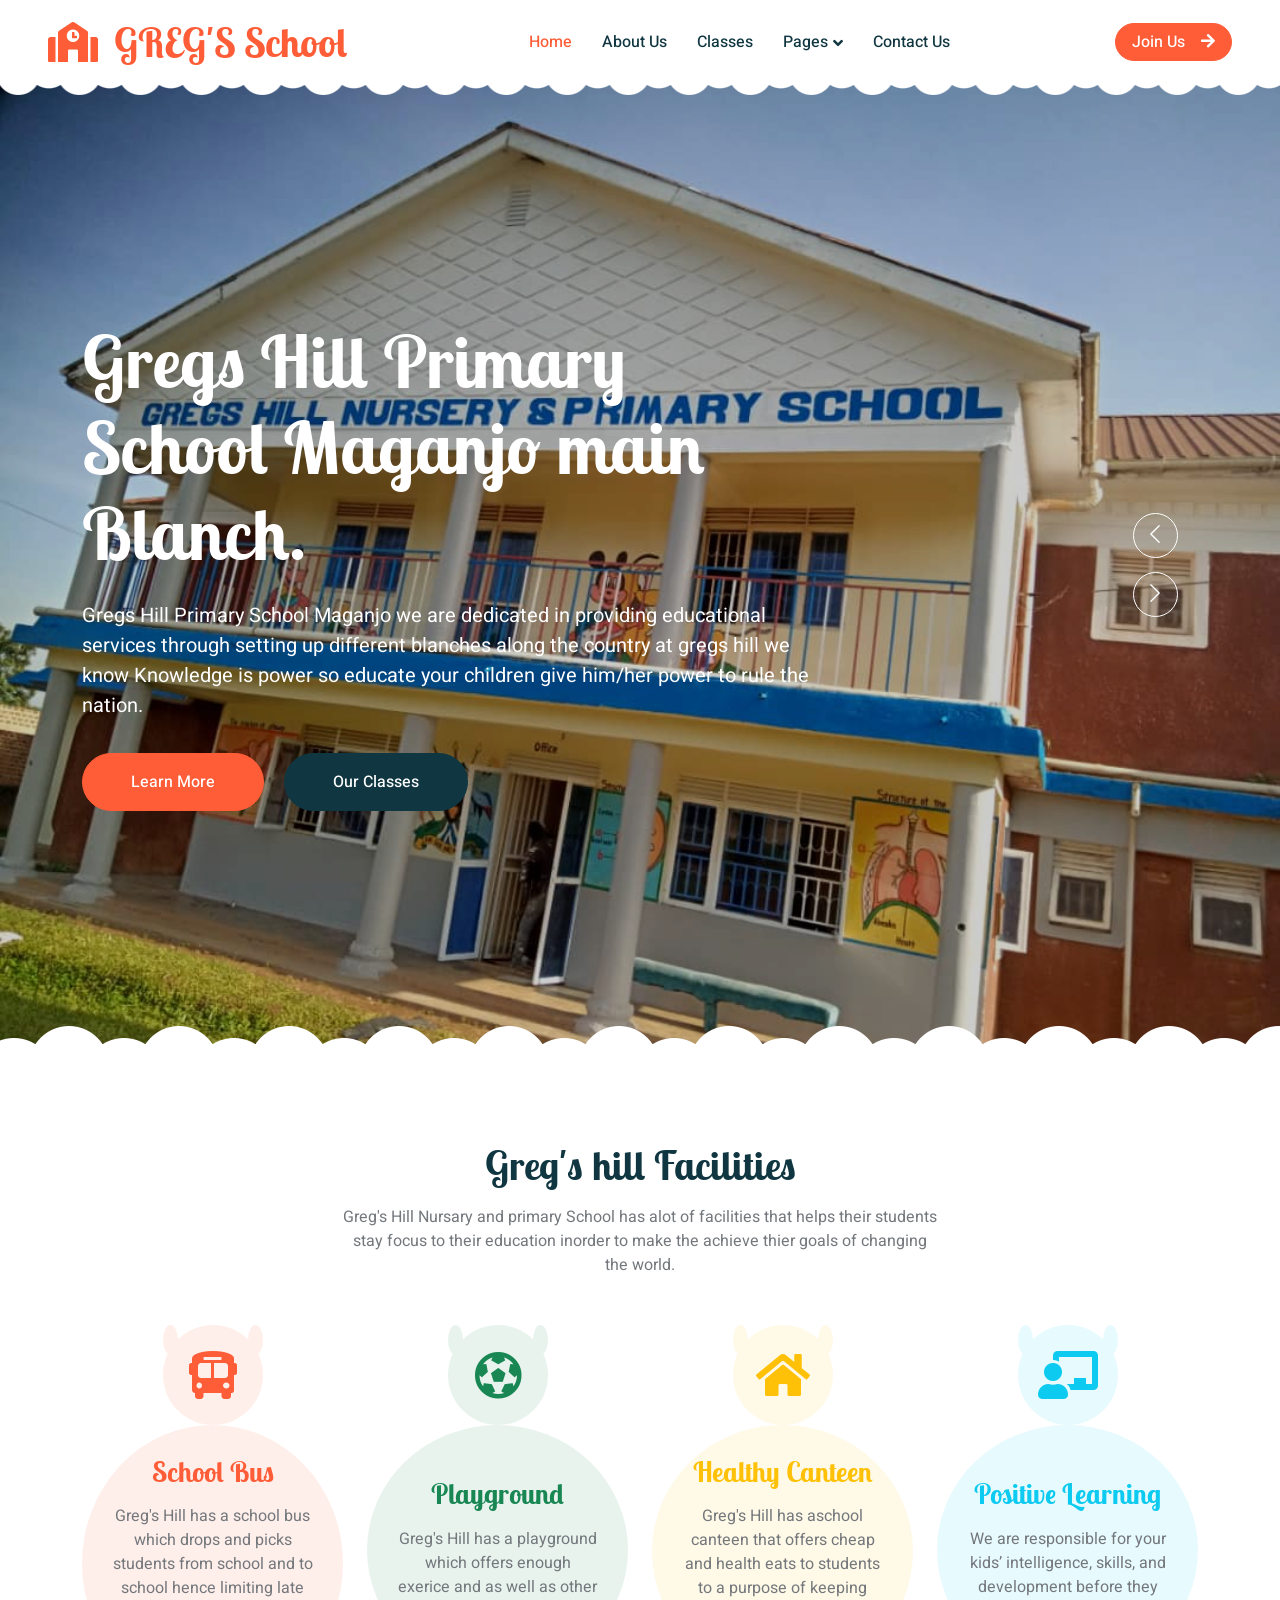
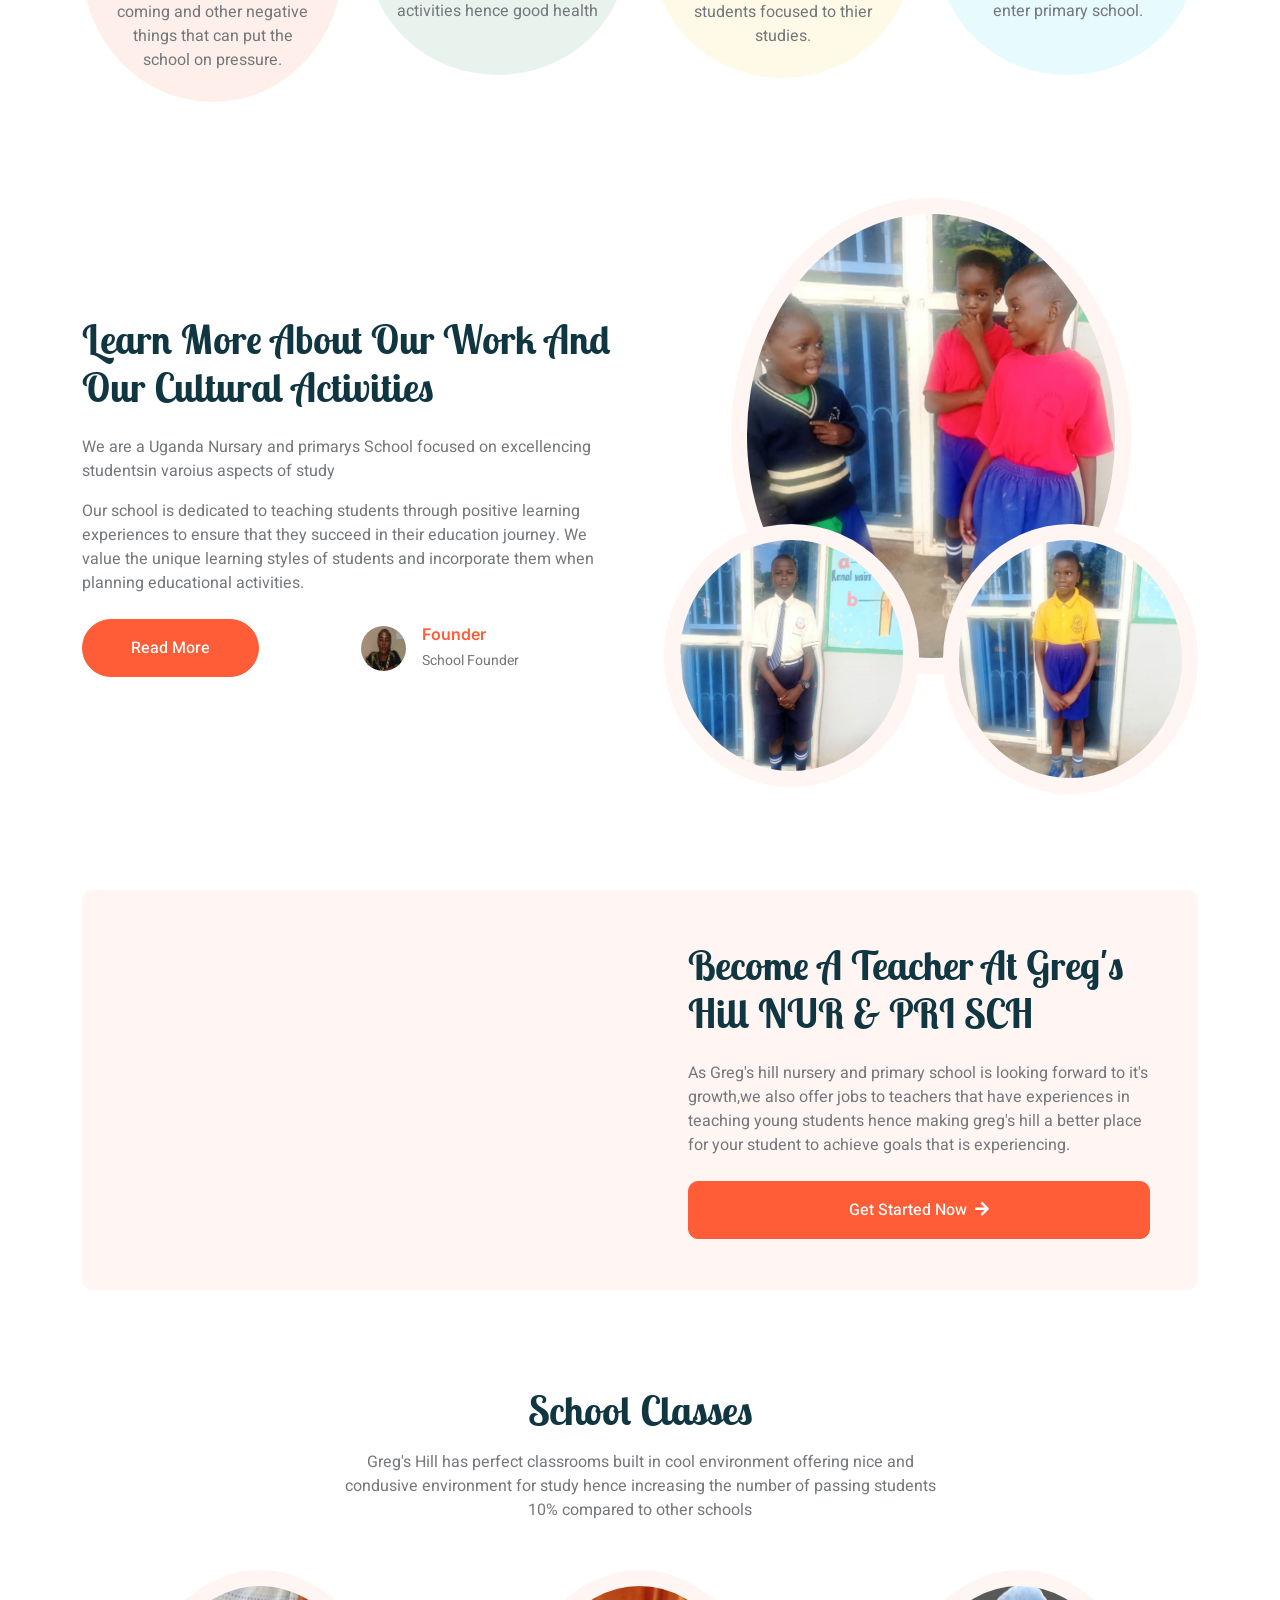
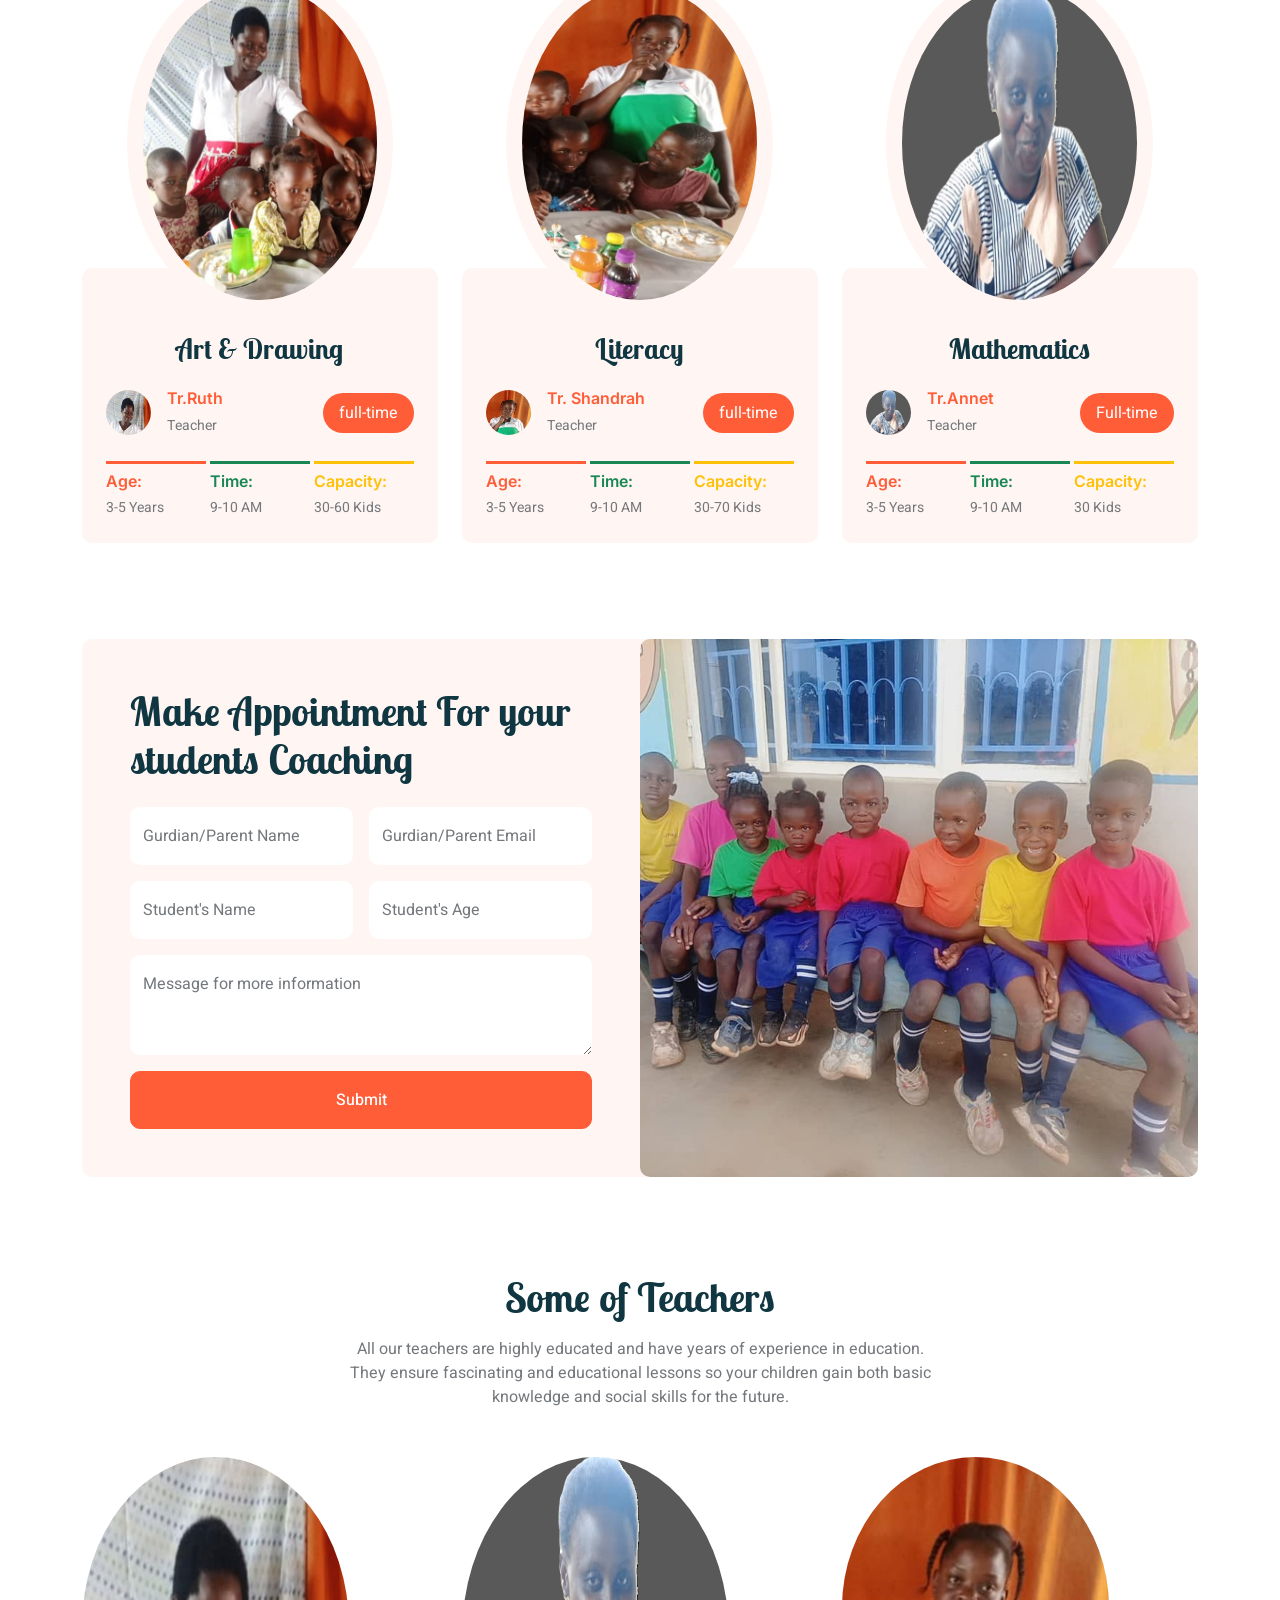
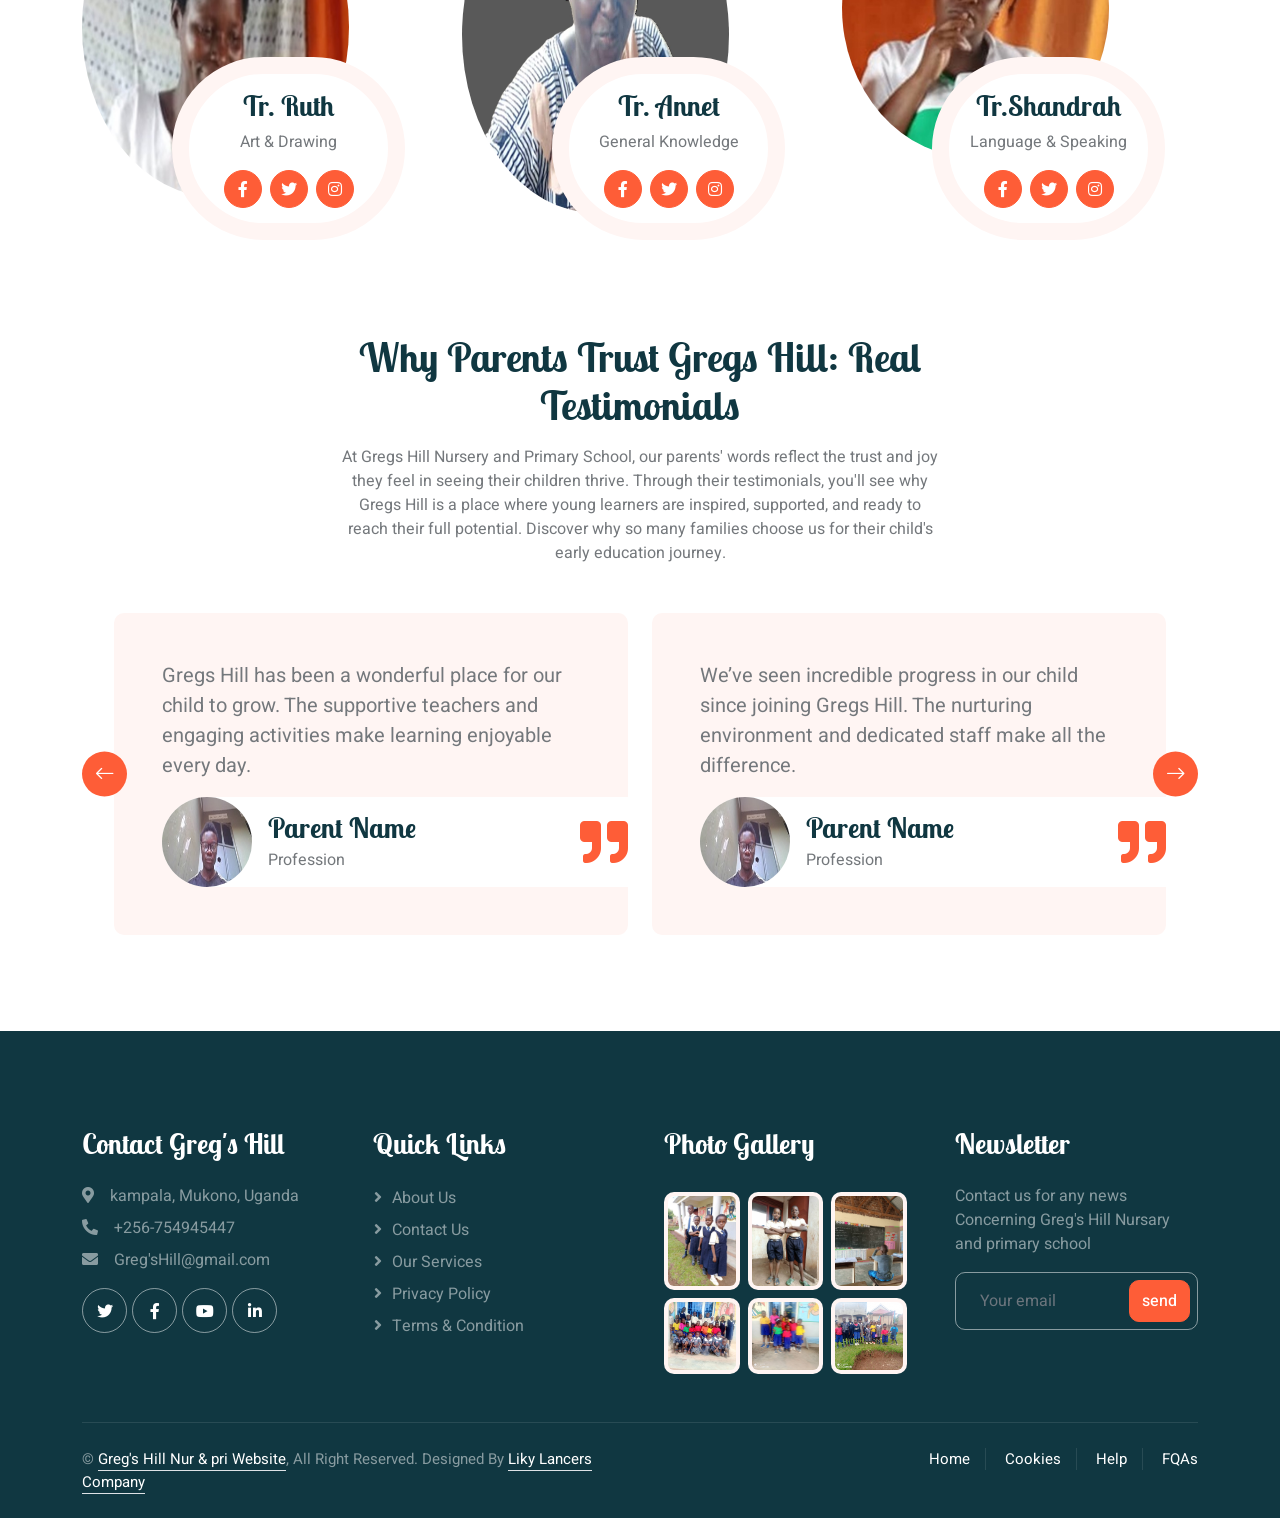
<file: index.html>
<!DOCTYPE html>
<html lang="en">

<head>
    <meta charset="utf-8">
    <title>>Greg's Hill Nursary and primary school</title>
    <meta content="width=device-width, initial-scale=1.0" name="viewport">
    <meta content="" name="keywords">
    <meta content="" name="description">

    <!-- Favicon -->
    <link href="img/favicon.ico" rel="icon">

    <!-- Google Web Fonts -->
    <link rel="preconnect" href="https://fonts.googleapis.com">
    <link rel="preconnect" href="https://fonts.gstatic.com" crossorigin>
    <link href="https://fonts.googleapis.com/css2?family=Heebo:wght@400;500;600&family=Inter:wght@600&family=Lobster+Two:wght@700&display=swap" rel="stylesheet">
    
    <!-- Icon Font Stylesheet -->
    <link href="https://cdnjs.cloudflare.com/ajax/libs/font-awesome/5.10.0/css/all.min.css" rel="stylesheet">
    <link href="https://cdn.jsdelivr.net/npm/bootstrap-icons@1.4.1/font/bootstrap-icons.css" rel="stylesheet">

    <!-- Libraries Stylesheet -->
    <link href="lib/animate/animate.min.css" rel="stylesheet">
    <link href="lib/owlcarousel/assets/owl.carousel.min.css" rel="stylesheet">

    <!-- Customized Bootstrap Stylesheet -->
    <link href="css/bootstrap.min.css" rel="stylesheet">

    <!-- Template Stylesheet -->
    <link href="css/style.css" rel="stylesheet">
</head>

<body>
    <div class="container-xxl bg-white p-0">
        <!-- Spinner Start -->
        <div id="spinner" class="show bg-white position-fixed translate-middle w-100 vh-100 top-50 start-50 d-flex align-items-center justify-content-center">
            <div class="spinner-border text-primary" style="width: 3rem; height: 3rem;" role="status">
                <span class="sr-only">Loading...</span>
            </div>
        </div>
        <!-- Spinner End -->


        <!-- Navbar Start -->
        <nav class="navbar navbar-expand-lg bg-white navbar-light sticky-top px-4 px-lg-5 py-lg-0">
            <a href="index.html" class="navbar-brand">
                <h1 class="m-0 text-primary"><i class="fa fa-school school-icon me-3"></i>GREG'S School</h1></a>
            <button type="button" class="navbar-toggler" data-bs-toggle="collapse" data-bs-target="#navbarCollapse">
                <span class="navbar-toggler-icon"></span>
            </button>
            <div class="collapse navbar-collapse" id="navbarCollapse">
                <div class="navbar-nav mx-auto">
                    <a href="index.html" class="nav-item nav-link active">Home</a>
                    <a href="about.html" class="nav-item nav-link">About Us</a>
                    <a href="classes.html" class="nav-item nav-link">Classes</a>
                    <div class="nav-item dropdown">
                        <a href="#" class="nav-link dropdown-toggle" data-bs-toggle="dropdown">Pages</a>
                        <div class="dropdown-menu rounded-0 rounded-bottom border-0 shadow-sm m-0">
                            <a href="facility.html" class="dropdown-item">School Facilities</a>
                            <a href="team.html" class="dropdown-item">Popular Teachers</a>
                            <a href="call-to-action.html" class="dropdown-item">Become A Teachers</a>
                            <a href="appointment.html" class="dropdown-item">Make Appointment</a>
                            <a href="testimonial.html" class="dropdown-item">Testimonial</a>
                            <a href="404.html" class="dropdown-item">LLC Error</a>
                        </div>
                    </div>
                    <a href="contact.html" class="nav-item nav-link">Contact Us</a>
                </div>
                <a href="" class="btn btn-primary rounded-pill px-3 d-none d-lg-block">Join Us<i class="fa fa-arrow-right ms-3"></i></a>
            </div>
        </nav>
        <!-- Navbar End -->


        <!-- Carousel Start -->
        <div class="container-fluid p-0 mb-5">
            <div class="owl-carousel header-carousel position-relative">
                <div class="owl-carousel-item position-relative">
                    <img class="img-fluid" src="img/carousel-1.jpg" alt="">
                    <div class="position-absolute top-0 start-0 w-100 h-100 d-flex align-items-center" style="background: rgba(0, 0, 0, .2);">
                        <div class="container">
                            <div class="row justify-content-start">
                                <div class="col-10 col-lg-8">
                                    <h1 class="display-2 text-white animated slideInDown mb-4">Gregs Hill Primary School Maganjo main Blanch. </h1>
                                    <p class="fs-5 fw-medium text-white mb-4 pb-2">  Gregs Hill Primary School Maganjo we are dedicated in providing educational services through setting up different blanches along the country at gregs hill we know Knowledge is power so educate your children give him/her power to rule the nation.</p>
                                    <a href="" class="btn btn-primary rounded-pill py-sm-3 px-sm-5 me-3 animated slideInLeft">Learn More</a>
                                    <a href="" class="btn btn-dark rounded-pill py-sm-3 px-sm-5 animated slideInRight">Our Classes</a>
                                </div>
                            </div>
                        </div>
                    </div>
                </div>
                <div class="owl-carousel-item position-relative">
                    <img class="img-fluid" src="img/carousel-2.jpg" alt="">
                    <div class="position-absolute top-0 start-0 w-100 h-100 d-flex align-items-center" style="background: rgba(0, 0, 0, .2);">
                        <div class="container">
                            <div class="row justify-content-start">
                                <div class="col-10 col-lg-8">
                                    <h1 class="display-2 text-white animated slideInDown mb-4">Gregs Hill Primary School mukono sub Blanch.</h1>
                                    <p class="fs-5 fw-medium text-white mb-4 pb-2">Since gregs hill offer the special power of knowledge towards ruling the nation through education the director decided to develop a blanch in mukono so that is easily help country kids acquire those special power knowledge to help them in changing the world at large.</p>
                                    <a href="" class="btn btn-primary rounded-pill py-sm-3 px-sm-5 me-3 animated slideInLeft">Learn More</a>
                                    <a href="" class="btn btn-dark rounded-pill py-sm-3 px-sm-5 animated slideInRight">Our Classes</a>
                                </div>
                            </div>
                        </div>
                    </div>
                </div>
            </div>
        </div>
        <!-- Carousel End -->


        <!-- Facilities Start -->
        <div class="container-xxl py-5">
            <div class="container">
                <div class="text-center mx-auto mb-5 wow fadeInUp" data-wow-delay="0.1s" style="max-width: 600px;">
                    <h1 class="mb-3">Greg's hill Facilities</h1>
                    <p>Greg's Hill Nursary and primary School has alot of facilities that helps their students stay focus to their education inorder to make the achieve thier goals of changing the world.</p>
                </div>
                <div class="row g-4">
                    <div class="col-lg-3 col-sm-6 wow fadeInUp" data-wow-delay="0.1s">
                        <div class="facility-item">
                            <div class="facility-icon bg-primary">
                                <span class="bg-primary"></span>
                                <i class="fa fa-bus-alt fa-3x text-primary"></i>
                                <span class="bg-primary"></span>
                            </div>
                            <div class="facility-text bg-primary">
                                <h3 class="text-primary mb-3">School Bus</h3>
                                <p class="mb-0">Greg's Hill has a school bus which drops and picks students from school and to school hence limiting late coming and other negative things that can put the school on pressure.</p>
                            </div>
                        </div>
                    </div>
                    <div class="col-lg-3 col-sm-6 wow fadeInUp" data-wow-delay="0.3s">
                        <div class="facility-item">
                            <div class="facility-icon bg-success">
                                <span class="bg-success"></span>
                                <i class="fa fa-futbol fa-3x text-success"></i>
                                <span class="bg-success"></span>
                            </div>
                            <div class="facility-text bg-success">
                                <h3 class="text-success mb-3">Playground</h3>
                                <p class="mb-0">Greg's Hill has a playground which offers enough exerice and as well as other activities hence good health</p>
                            </div>
                        </div>
                    </div>
                    <div class="col-lg-3 col-sm-6 wow fadeInUp" data-wow-delay="0.5s">
                        <div class="facility-item">
                            <div class="facility-icon bg-warning">
                                <span class="bg-warning"></span>
                                <i class="fa fa-home fa-3x text-warning"></i>
                                <span class="bg-warning"></span>
                            </div>
                            <div class="facility-text bg-warning">
                                <h3 class="text-warning mb-3">Healthy Canteen</h3>
                                <p class="mb-0">Greg's Hill has aschool canteen that offers cheap and health eats to students to a purpose of keeping students focused to thier studies.</p>
                            </div>
                        </div>
                    </div>
                    <div class="col-lg-3 col-sm-6 wow fadeInUp" data-wow-delay="0.7s">
                        <div class="facility-item">
                            <div class="facility-icon bg-info">
                                <span class="bg-info"></span>
                                <i class="fa fa-chalkboard-teacher fa-3x text-info"></i>
                                <span class="bg-info"></span>
                            </div>
                            <div class="facility-text bg-info">
                                <h3 class="text-info mb-3">Positive Learning</h3>
                                <p class="mb-0">We are responsible for your kids’ intelligence, skills, and development before they enter primary school.</p>
                            </div>
                        </div>
                    </div>
                </div>
            </div>
        </div>
        <!-- Facilities End -->


        <!-- About Start -->
        <div class="container-xxl py-5">
            <div class="container">
                <div class="row g-5 align-items-center">
                    <div class="col-lg-6 wow fadeInUp" data-wow-delay="0.1s">
                        <h1 class="mb-4">Learn More About Our Work And Our Cultural Activities</h1>
                        <p>We are a Uganda Nursary and primarys School focused on excellencing studentsin varoius aspects of study</p>
                        <p class="mb-4">Our school is dedicated to teaching students through positive learning experiences to ensure that they succeed in their education journey. We value the unique learning styles of students and incorporate them when planning educational activities.</p>
                        <div class="row g-4 align-items-center">
                            <div class="col-sm-6">
                                <a class="btn btn-primary rounded-pill py-3 px-5" href="">Read More</a>
                            </div>
                            <div class="col-sm-6">
                                <div class="d-flex align-items-center">
                                    <img class="rounded-circle flex-shrink-0" src="img/user.jpg" alt="" style="width: 45px; height: 45px;">
                                    <div class="ms-3">
                                        <h6 class="text-primary mb-1">Founder</h6>
                                        <small>School Founder</small>
                                    </div>
                                </div>
                            </div>
                        </div>
                    </div>
                    <div class="col-lg-6 about-img wow fadeInUp" data-wow-delay="0.5s">
                        <div class="row">
                            <div class="col-12 text-center">
                                <img class="img-fluid w-75 rounded-circle bg-light p-3" src="img/about-1.jpg" alt="">
                            </div>
                            <div class="col-6 text-start" style="margin-top: -150px;">
                                <img class="img-fluid w-100 rounded-circle bg-light p-3" src="img/about-2.jpg" alt="">
                            </div>
                            <div class="col-6 text-end" style="margin-top: -150px;">
                                <img class="img-fluid w-100 rounded-circle bg-light p-3" src="img/about-3.jpg" alt="">
                            </div>
                        </div>
                    </div>
                </div>
            </div>
        </div>
        <!-- About End -->


        <!-- Call To Action Start -->
        <div class="container-xxl py-5">
            <div class="container">
                <div class="bg-light rounded">
                    <div class="row g-0">
                        <div class="col-lg-6 wow fadeIn" data-wow-delay="0.1s" style="min-height: 400px;">
                            <div class="position-relative h-100">
                                <video class="position-absolute w-100 h-100 rounded" src="./img/students.mp4" style="object-fit: cover;" autoplay loop muted>
                            </div>
                        </div>
                        <div class="col-lg-6 wow fadeIn" data-wow-delay="0.5s">
                            <div class="h-100 d-flex flex-column justify-content-center p-5">
                                <h1 class="mb-4">Become A Teacher At Greg's Hill NUR & PRI SCH</h1>
                                <p class="mb-4">As Greg's hill nursery and primary school is looking forward to it's growth,we also offer jobs
                                    to teachers that have experiences in teaching young students hence making greg's hill a better place for your student to achieve goals that is experiencing.
                                </p>
                                <a class="btn btn-primary py-3 px-5" href="">Get Started Now<i class="fa fa-arrow-right ms-2"></i></a>
                            </div>
                        </div>
                    </div>
                </div>
            </div>
        </div>
        <!-- Call To Action End -->


 <!-- Classes Start -->
 <div class="container-xxl py-5">
    <div class="container">
        <div class="text-center mx-auto mb-5 wow fadeInUp" data-wow-delay="0.1s" style="max-width: 600px;">
            <h1 class="mb-3">School Classes</h1>
            <p>Greg's Hill has perfect classrooms built in cool environment offering nice and condusive environment for study hence increasing the number of passing students 10% compared to other schools</p>
        </div>
        <div class="row g-4">
            <div class="col-lg-4 col-md-6 wow fadeInUp" data-wow-delay="0.1s">
                <div class="classes-item">
                    <div class="bg-light rounded-circle w-75 mx-auto p-3">
                        <img class="img-fluid rounded-circle" src="img/team-2.jpg" alt="">
                    </div>
                    <div class="bg-light rounded p-4 pt-5 mt-n5">
                        <a class="d-block text-center h3 mt-3 mb-4" href="">Art & Drawing</a>
                        <div class="d-flex align-items-center justify-content-between mb-4">
                            <div class="d-flex align-items-center">
                                <img class="rounded-circle flex-shrink-0" src="img/Ruth.jpg" alt="" style="width: 45px; height: 45px;">
                                <div class="ms-3">
                                    <h6 class="text-primary mb-1">Tr.Ruth</h6>
                                    <small>Teacher</small>
                                </div>
                            </div>
                            <span class="bg-primary text-white rounded-pill py-2 px-3" href="">full-time</span>
                        </div>
                        <div class="row g-1">
                            <div class="col-4">
                                <div class="border-top border-3 border-primary pt-2">
                                    <h6 class="text-primary mb-1">Age:</h6>
                                    <small>3-5 Years</small>
                                </div>
                            </div>
                            <div class="col-4">
                                <div class="border-top border-3 border-success pt-2">
                                    <h6 class="text-success mb-1">Time:</h6>
                                    <small>9-10 AM</small>
                                </div>
                            </div>
                            <div class="col-4">
                                <div class="border-top border-3 border-warning pt-2">
                                    <h6 class="text-warning mb-1">Capacity:</h6>
                                    <small>30-60 Kids</small>
                                </div>
                            </div>
                        </div>
                    </div>
                </div>
            </div>
            <div class="col-lg-4 col-md-6 wow fadeInUp" data-wow-delay="0.3s">
                <div class="classes-item">
                    <div class="bg-light rounded-circle w-75 mx-auto p-3">
                        <img class="img-fluid rounded-circle" src="img/team-1.jpg" alt="">
                    </div>
                    <div class="bg-light rounded p-4 pt-5 mt-n5">
                        <a class="d-block text-center h3 mt-3 mb-4" href="">Literacy</a>
                        <div class="d-flex align-items-center justify-content-between mb-4">
                            <div class="d-flex align-items-center">
                                <img class="rounded-circle flex-shrink-0" src="img/Shandrah.jpg" alt="" style="width: 45px; height: 45px;">
                                <div class="ms-3">
                                    <h6 class="text-primary mb-1">Tr. Shandrah</h6>
                                    <small>Teacher</small>
                                </div>
                            </div>
                            <span class="bg-primary text-white rounded-pill py-2 px-3" href="">full-time</span>
                        </div>
                        <div class="row g-1">
                            <div class="col-4">
                                <div class="border-top border-3 border-primary pt-2">
                                    <h6 class="text-primary mb-1">Age:</h6>
                                    <small>3-5 Years</small>
                                </div>
                            </div>
                            <div class="col-4">
                                <div class="border-top border-3 border-success pt-2">
                                    <h6 class="text-success mb-1">Time:</h6>
                                    <small>9-10 AM</small>
                                </div>
                            </div>
                            <div class="col-4">
                                <div class="border-top border-3 border-warning pt-2">
                                    <h6 class="text-warning mb-1">Capacity:</h6>
                                    <small>30-70 Kids</small>
                                </div>
                            </div>
                        </div>
                    </div>
                </div>
            </div>
            <div class="col-lg-4 col-md-6 wow fadeInUp" data-wow-delay="0.5s">
                <div class="classes-item">
                    <div class="bg-light rounded-circle w-75 mx-auto p-3">
                        <img class="img-fluid rounded-circle" src="img/team-3.jpg" alt="">
                    </div>
                    <div class="bg-light rounded p-4 pt-5 mt-n5">
                        <a class="d-block text-center h3 mt-3 mb-4" href="">Mathematics</a>
                        <div class="d-flex align-items-center justify-content-between mb-4">
                            <div class="d-flex align-items-center">
                                <img class="rounded-circle flex-shrink-0" src="img/team-3.jpg" alt="" style="width: 45px; height: 45px;">
                                <div class="ms-3">
                                    <h6 class="text-primary mb-1">Tr.Annet</h6>
                                    <small>Teacher</small>
                                </div>
                            </div>
                            <span class="bg-primary text-white rounded-pill py-2 px-3" href="">Full-time</span>
                        </div>
                        <div class="row g-1">
                            <div class="col-4">
                                <div class="border-top border-3 border-primary pt-2">
                                    <h6 class="text-primary mb-1">Age:</h6>
                                    <small>3-5 Years</small>
                                </div>
                            </div>
                            <div class="col-4">
                                <div class="border-top border-3 border-success pt-2">
                                    <h6 class="text-success mb-1">Time:</h6>
                                    <small>9-10 AM</small>
                                </div>
                            </div>
                            <div class="col-4">
                                <div class="border-top border-3 border-warning pt-2">
                                    <h6 class="text-warning mb-1">Capacity:</h6>
                                    <small>30 Kids</small>
                                </div>
                            </div>
                        </div>
                    </div>
                </div>
            </div>
        </div>
    </div>
</div>
<!-- Classes End -->


       
        <!-- Appointment Start -->
        <div class="container-xxl py-5">
            <div class="container">
                <div class="bg-light rounded">
                    <div class="row g-0">
                        <div class="col-lg-6 wow fadeIn" data-wow-delay="0.1s">
                            <div class="h-100 d-flex flex-column justify-content-center p-5">
                                <h1 class="mb-4">Make Appointment For your students Coaching</h1>
                                <form>
                                    <div class="row g-3">
                                        <div class="col-sm-6">
                                            <div class="form-floating">
                                                <input type="text" class="form-control border-0" id="gname" placeholder="Gurdian Name">
                                                <label for="gname">Gurdian/Parent Name</label>
                                            </div>
                                        </div>
                                        <div class="col-sm-6">
                                            <div class="form-floating">
                                                <input type="email" class="form-control border-0" id="gmail" placeholder="Gurdian Email">
                                                <label for="gmail">Gurdian/Parent Email</label>
                                            </div>
                                        </div>
                                        <div class="col-sm-6">
                                            <div class="form-floating">
                                                <input type="text" class="form-control border-0" id="cname" placeholder="Child Name">
                                                <label for="cname">Student's Name</label>
                                            </div>
                                        </div>
                                        <div class="col-sm-6">
                                            <div class="form-floating">
                                                <input type="text" class="form-control border-0" id="cage" placeholder="Child Age">
                                                <label for="cage">Student's Age</label>
                                            </div>
                                        </div>
                                        <div class="col-12">
                                            <div class="form-floating">
                                                <textarea class="form-control border-0" placeholder="Leave a message here" id="message" style="height: 100px"></textarea>
                                                <label for="message">Message for more information</label>
                                            </div>
                                        </div>
                                        <div class="col-12">
                                            <button class="btn btn-primary w-100 py-3" type="submit">Submit</button>
                                        </div>
                                    </div>
                                </form>
                            </div>
                        </div>
                        <div class="col-lg-6 wow fadeIn" data-wow-delay="0.5s" style="min-height: 400px;">
                            <div class="position-relative h-100">
                                <img class="position-absolute w-100 h-100 rounded" src="img/appointment.jpg" style="object-fit: cover;">
                            </div>
                        </div>
                    </div>
                </div>
            </div>
        </div>
        <!-- Appointment End -->

         <!-- Team Start -->
         <div class="container-xxl py-5">
            <div class="container">
                <div class="text-center mx-auto mb-5 wow fadeInUp" data-wow-delay="0.1s" style="max-width: 600px;">
                    <h1 class="mb-3">Some of Teachers</h1>
                    <p>All our teachers are highly educated and have years of experience in education. They ensure fascinating and educational lessons so your children gain both basic knowledge and social skills for the future.</p>
                </div>
                <div class="row g-4">
                    <div class="col-lg-4 col-md-6 wow fadeInUp" data-wow-delay="0.3s">
                        <div class="team-item position-relative">
                            <img class="img-fluid rounded-circle w-75" src="img/Ruth.jpg" alt="">
                            <div class="team-text" style="margin-left: 300;left: 90px;margin-top: 50px;top: 150px;width: 233.33339999999998px;height: 183.33339999999998px;">
                                <h3>Tr. Ruth</h3>
                                <p>Art & Drawing</p>
                                <div class="d-flex align-items-center">
                                    <a class="btn btn-square btn-primary mx-1" href=""><i class="fab fa-facebook-f"></i></a>
                                    <a class="btn btn-square btn-primary  mx-1" href=""><i class="fab fa-twitter"></i></a>
                                    <a class="btn btn-square btn-primary  mx-1" href=""><i class="fab fa-instagram"></i></a>
                                </div>
                            </div>
                        </div>
                    </div>
                    <div class="col-lg-4 col-md-6 wow fadeInUp" data-wow-delay="0.5s">
                        <div class="team-item position-relative">
                            <img class="img-fluid rounded-circle w-75" src="img/team-3.jpg" alt="">
                            <div class="team-text" style="margin-left: 300;left: 90px;margin-top: 50px;top: 150px;width: 233.33339999999998px;height: 183.33339999999998px;">
                                <h3>Tr. Annet</h3>
                                <p>General Knowledge</p>
                                <div class="d-flex align-items-center">
                                    <a class="btn btn-square btn-primary mx-1" href=""><i class="fab fa-facebook-f"></i></a>
                                    <a class="btn btn-square btn-primary  mx-1" href=""><i class="fab fa-twitter"></i></a>
                                    <a class="btn btn-square btn-primary  mx-1" href=""><i class="fab fa-instagram"></i></a>
                                </div>
                            </div>
                        </div>
                    </div>
                    
                    
                    <div class="col-lg-4 col-md-6 wow fadeInUp" data-wow-delay="0.5s">
                        <div class="team-item position-relative">
                            <img class="img-fluid rounded-circle w-75" src="img/Shandrah.jpg" alt="">
                            <div class="team-text" style="margin-left: 300;left: 90px;margin-top: 50px;top: 150px;width: 233.33339999999998px;height: 183.33339999999998px;">
                                <h3>Tr.Shandrah</h3>
                                <p>Language & Speaking</p>
                                <div class="d-flex align-items-center">
                                    <a class="btn btn-square btn-primary mx-1" href=""><i class="fab fa-facebook-f"></i></a>
                                    <a class="btn btn-square btn-primary  mx-1" href=""><i class="fab fa-twitter"></i></a>
                                    <a class="btn btn-square btn-primary  mx-1" href=""><i class="fab fa-instagram"></i></a>
                                </div>
                            </div>
                        </div>
                    </div>
                </div>
            </div>
        </div><br>
        <!-- Team End -->


       <!-- Testimonial Start -->
       <div class="container-xxl py-5">
        <div class="container">
            <div class="text-center mx-auto mb-5 wow fadeInUp" data-wow-delay="0.1s" style="max-width: 600px;">
                <h1 class="mb-3">Why Parents Trust Gregs Hill: Real Testimonials</h1>
                <p>At Gregs Hill Nursery and Primary School, our parents' words reflect the trust and joy they feel in seeing their children thrive. Through their testimonials, you'll see why Gregs Hill is a place where young learners are inspired, supported, and ready to reach their full potential.

                    Discover why so many families choose us for their child's early education journey. </p>
            </div>
            <div class="owl-carousel testimonial-carousel wow fadeInUp" data-wow-delay="0.1s">
                <div class="testimonial-item bg-light rounded p-5">
                    <p class="fs-5">Gregs Hill has been a wonderful place for our child to grow. The supportive teachers and engaging activities make learning enjoyable every day.</p>
                    <div class="d-flex align-items-center bg-white me-n5" style="border-radius: 50px 0 0 50px;">
                        <img class="img-fluid flex-shrink-0 rounded-circle" src="img/testimonial-1.jpg" style="width: 90px; height: 90px;">
                        <div class="ps-3">
                            <h3 class="mb-1">Parent Name</h3>
                            <span>Profession</span>
                        </div>
                        <i class="fa fa-quote-right fa-3x text-primary ms-auto d-none d-sm-flex"></i>
                    </div>
                </div>
                <div class="testimonial-item bg-light rounded p-5">
                    <p class="fs-5">We’ve seen incredible progress in our child since joining Gregs Hill. The nurturing environment and dedicated staff make all the difference.</p>
                    <div class="d-flex align-items-center bg-white me-n5" style="border-radius: 50px 0 0 50px;">
                        <img class="img-fluid flex-shrink-0 rounded-circle" src="img/testimonial-2.jpg" style="width: 90px; height: 90px;">
                        <div class="ps-3">
                            <h3 class="mb-1">Parent Name</h3>
                            <span>Profession</span>
                        </div>
                        <i class="fa fa-quote-right fa-3x text-primary ms-auto d-none d-sm-flex"></i>
                    </div>
                </div>

                <div class="testimonial-item bg-light rounded p-5">
                    <p class="fs-5">Gregs Hill offers a safe and stimulating space for young minds. We’re so pleased with the care and attention our child receives.</p>
                    <div class="d-flex align-items-center bg-white me-n5" style="border-radius: 50px 0 0 50px;">
                        <img class="img-fluid flex-shrink-0 rounded-circle" src="img/testimonial-2.jpg" style="width: 90px; height: 90px;">
                        <div class="ps-3">
                            <h3 class="mb-1">Parent Name</h3>
                            <span>Profession</span>
                        </div>
                        <i class="fa fa-quote-right fa-3x text-primary ms-auto d-none d-sm-flex"></i>
                    </div>
                </div>
                
                <div class="testimonial-item bg-light rounded p-5">
                    <p class="fs-5">Our child loves going to Gregs Hill! The school fosters curiosity and confidence, creating a positive learning experience.</p>
                    <div class="d-flex align-items-center bg-white me-n5" style="border-radius: 50px 0 0 50px;">
                        <img class="img-fluid flex-shrink-0 rounded-circle" src="img/testimonial-3.jpg" style="width: 90px; height: 90px;">
                        <div class="ps-3">
                            <h3 class="mb-1">Parent Name</h3>
                            <span>Profession</span>
                        </div>
                        <i class="fa fa-quote-right fa-3x text-primary ms-auto d-none d-sm-flex"></i>
                    </div>
                </div>
            </div>
        </div>
    </div>
    <!-- Testimonial End -->


         <!-- Footer Start -->
         <div class="container-fluid bg-dark text-white-50 footer pt-5 mt-5 wow fadeIn" data-wow-delay="0.1s">
            <div class="container py-5">
                <div class="row g-5">
                    <div class="col-lg-3 col-md-6">
                        <h3 class="text-white mb-4">Contact Greg's Hill</h3>
                        <p class="mb-2"><i class="fa fa-map-marker-alt me-3"></i>kampala, Mukono, Uganda</p>
                        <p class="mb-2"><i class="fa fa-phone-alt me-3"></i>+256-754945447</p>
                        <p class="mb-2"><i class="fa fa-envelope me-3"></i>Greg'sHill@gmail.com</p>
                        <div class="d-flex pt-2">
                            <a class="btn btn-outline-light btn-social" href=""><i class="fab fa-twitter"></i></a>
                            <a class="btn btn-outline-light btn-social" href=""><i class="fab fa-facebook-f"></i></a>
                            <a class="btn btn-outline-light btn-social" href=""><i class="fab fa-youtube"></i></a>
                            <a class="btn btn-outline-light btn-social" href=""><i class="fab fa-linkedin-in"></i></a>
                        </div>
                    </div>
                    <div class="col-lg-3 col-md-6">
                        <h3 class="text-white mb-4">Quick Links</h3>
                        <a class="btn btn-link text-white-50" href="/about.html">About Us</a>
                        <a class="btn btn-link text-white-50" href="/contact.html">Contact Us</a>
                        <a class="btn btn-link text-white-50" href="/classes.html">Our Services</a>
                        <a class="btn btn-link text-white-50" href="">Privacy Policy</a>
                        <a class="btn btn-link text-white-50" href="">Terms & Condition</a>
                    </div>
                    <div class="col-lg-3 col-md-6">
                        <h3 class="text-white mb-4">Photo Gallery</h3>
                        <div class="row g-2 pt-2">
                            <div class="col-4">
                                <img class="img-fluid rounded bg-light p-1" src="/img/gal_pic.jpg" alt="">
                            </div>
                            <div class="col-4">
                                <img class="img-fluid rounded bg-light p-1" src="/img/gall-pic.jpg" alt="">
                            </div>
                            <div class="col-4">
                                <img class="img-fluid rounded bg-light p-1" src="img/std_studyg.jpg" alt="">
                            </div>
                            <div class="col-4">
                                <img class="img-fluid rounded bg-light p-1" src="img/Fot.jpg" alt="">
                            </div>
                            <div class="col-4">
                                <img class="img-fluid rounded bg-light p-1" src="img/foot.jpg" alt="">
                            </div>
                            <div class="col-4">
                                <img class="img-fluid rounded bg-light p-1" src="img/cool.jpg" alt="">
                            </div>
                        </div>
                    </div>
                    <div class="col-lg-3 col-md-6">
                        <h3 class="text-white mb-4">Newsletter</h3>
                        <p>Contact us for any news Concerning Greg's Hill Nursary and primary school</p>
                        <div class="position-relative mx-auto" style="max-width: 400px;">
                            <input class="form-control bg-transparent w-100 py-3 ps-4 pe-5" type="text" placeholder="Your email">
                            <button type="button" class="btn btn-primary py-2 position-absolute top-0 end-0 mt-2 me-2">send</button>
                        </div>
                    </div>
                </div>
            </div>
            <div class="container">
                <div class="copyright">
                    <div class="row">
                        <div class="col-md-6 text-center text-md-start mb-3 mb-md-0">
                            &copy; <a class="border-bottom" href="#">Greg's Hill Nur & pri Website</a>, All Right Reserved. 
							
							Designed By <a class="border-bottom" href="https://htmlcodex.com">Liky Lancers Company</a>
                        </div>
                        <div class="col-md-6 text-center text-md-end">
                            <div class="footer-menu">
                                <a href="/index.html">Home</a>
                                <a href="">Cookies</a>
                                <a href="">Help</a>
                                <a href="">FQAs</a>
                            </div>
                        </div>
                    </div>
                </div>
            </div>
        </div>
        <!-- Footer End -->
        <!-- Back to Top -->
        <a href="#" class="btn btn-lg btn-primary btn-lg-square back-to-top"><i class="bi bi-arrow-up"></i></a>
    </div>

    <!-- JavaScript Libraries -->
    <script src="https://code.jquery.com/jquery-3.4.1.min.js"></script>
    <script src="https://cdn.jsdelivr.net/npm/bootstrap@5.0.0/dist/js/bootstrap.bundle.min.js"></script>
    <script src="lib/wow/wow.min.js"></script>
    <script src="lib/easing/easing.min.js"></script>
    <script src="lib/waypoints/waypoints.min.js"></script>
    <script src="lib/owlcarousel/owl.carousel.min.js"></script>

    <!-- Template Javascript -->
    <script src="js/main.js"></script>
</body>

</html>
</file>
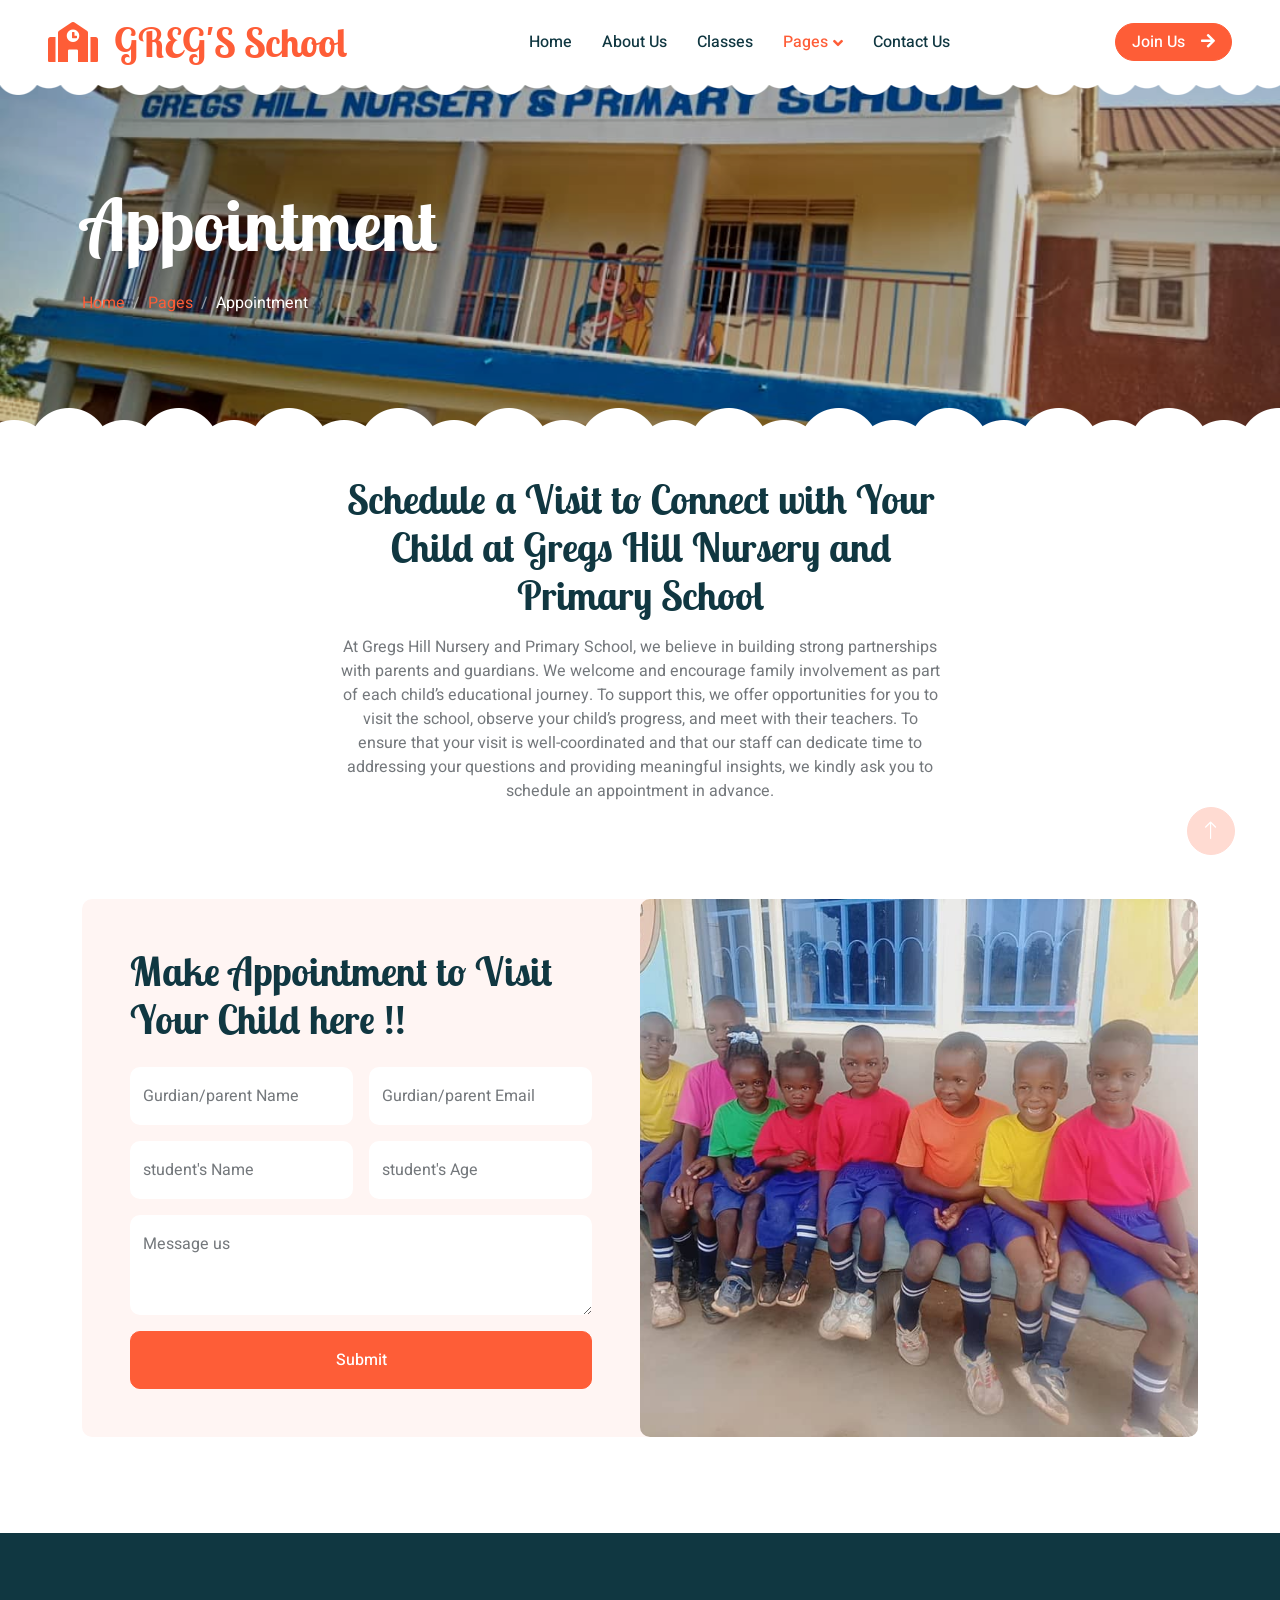
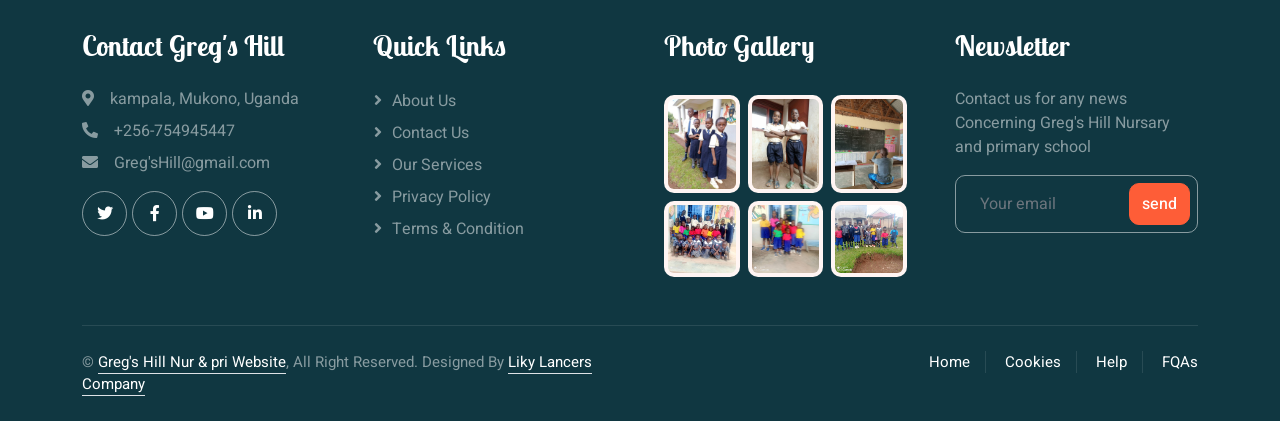
<file: appointment.html>
<!DOCTYPE html>
<html lang="en">

<head>
    <meta charset="utf-8">
    <title>Greg's Hill Nursary and primary school</title>
    <meta content="width=device-width, initial-scale=1.0" name="viewport">
    <meta content="" name="keywords">
    <meta content="" name="description">

    <!-- Favicon -->
    <link href="img/favicon.ico" rel="icon">

    <!-- Google Web Fonts -->
    <link rel="preconnect" href="https://fonts.googleapis.com">
    <link rel="preconnect" href="https://fonts.gstatic.com" crossorigin>
    <link href="https://fonts.googleapis.com/css2?family=Heebo:wght@400;500;600&family=Inter:wght@600&family=Lobster+Two:wght@700&display=swap" rel="stylesheet">
    
    <!-- Icon Font Stylesheet -->
    <link href="https://cdnjs.cloudflare.com/ajax/libs/font-awesome/5.10.0/css/all.min.css" rel="stylesheet">
    <link href="https://cdn.jsdelivr.net/npm/bootstrap-icons@1.4.1/font/bootstrap-icons.css" rel="stylesheet">

    <!-- Libraries Stylesheet -->
    <link href="lib/animate/animate.min.css" rel="stylesheet">
    <link href="lib/owlcarousel/assets/owl.carousel.min.css" rel="stylesheet">

    <!-- Customized Bootstrap Stylesheet -->
    <link href="css/bootstrap.min.css" rel="stylesheet">

    <!-- Template Stylesheet -->
    <link href="css/style.css" rel="stylesheet">
</head>

<body>
    <div class="container-xxl bg-white p-0">
        <!-- Spinner Start -->
        <div id="spinner" class="show bg-white position-fixed translate-middle w-100 vh-100 top-50 start-50 d-flex align-items-center justify-content-center">
            <div class="spinner-border text-primary" style="width: 3rem; height: 3rem;" role="status">
                <span class="sr-only">Loading...</span>
            </div>
        </div>
        <!-- Spinner End -->


        <!-- Navbar Start -->
        <nav class="navbar navbar-expand-lg bg-white navbar-light sticky-top px-4 px-lg-5 py-lg-0">
            <a href="index.html" class="navbar-brand">
                <h1 class="m-0 text-primary"><i class="fa fa-school school-icon me-3"></i>GREG'S School</h1>
            </a>
            <button type="button" class="navbar-toggler" data-bs-toggle="collapse" data-bs-target="#navbarCollapse">
                <span class="navbar-toggler-icon"></span>
            </button>
            <div class="collapse navbar-collapse" id="navbarCollapse">
                <div class="navbar-nav mx-auto">
                    <a href="index.html" class="nav-item nav-link">Home</a>
                    <a href="about.html" class="nav-item nav-link">About Us</a>
                    <a href="classes.html" class="nav-item nav-link">Classes</a>
                    <div class="nav-item dropdown">
                        <a href="#" class="nav-link dropdown-toggle active" data-bs-toggle="dropdown">Pages</a>
                        <div class="dropdown-menu rounded-0 rounded-bottom border-0 shadow-sm m-0">
                            <a href="facility.html" class="dropdown-item">School Facilities</a>
                            <a href="team.html" class="dropdown-item">Popular Teachers</a>
                            <a href="call-to-action.html" class="dropdown-item">Become A Teachers</a>
                            <a href="appointment.html" class="dropdown-item active">Make Appointment</a>
                            <a href="testimonial.html" class="dropdown-item">Testimonial</a>
                            <a href="404.html" class="dropdown-item">LLC Error</a>
                        </div>
                    </div>
                    <a href="contact.html" class="nav-item nav-link">Contact Us</a>
                </div>
                <a href="" class="btn btn-primary rounded-pill px-3 d-none d-lg-block">Join Us<i class="fa fa-arrow-right ms-3"></i></a>
            </div>
        </nav>
        <!-- Navbar End -->


        <!-- Page Header End -->
        <div class="container-xxl py-5 page-header position-relative mb-5">
            <div class="container py-5">
                <h1 class="display-2 text-white animated slideInDown mb-4">Appointment</h1>
                <nav aria-label="breadcrumb animated slideInDown">
                    <ol class="breadcrumb">
                        <li class="breadcrumb-item"><a href="#">Home</a></li>
                        <li class="breadcrumb-item"><a href="#">Pages</a></li>
                        <li class="breadcrumb-item text-white active" aria-current="page">Appointment</li>
                    </ol>
                </nav>
            </div>
        </div>
        <!-- Page Header End -->
          <!-- Make appointement to visit your child -->
          <div class="text-center mx-auto mb-5 wow fadeInUp" data-wow-delay="0.1s" style="max-width: 600px;">
            <h1 class="mb-3">Schedule a Visit to Connect with Your Child at Gregs Hill Nursery and Primary School</h1>
            <p>At Gregs Hill Nursery and Primary School, we believe in building strong partnerships with parents and guardians. We welcome and encourage family involvement as part of each child’s educational journey. To support this, we offer opportunities for you to visit the school, observe your child’s progress, and meet with their teachers.

                To ensure that your visit is well-coordinated and that our staff can dedicate time to addressing your questions and providing meaningful insights, we kindly ask you to schedule an appointment in advance.</p>
        </div>

        <!-- Appointment Start -->
        <div class="container-xxl py-5">
            <div class="container">
                <div class="bg-light rounded">
                    <div class="row g-0">
                        <div class="col-lg-6 wow fadeIn" data-wow-delay="0.1s">
                            <div class="h-100 d-flex flex-column justify-content-center p-5">
                                <h1 class="mb-4">Make Appointment to Visit Your Child here !!</h1>
                                <form>
                                    <div class="row g-3">
                                        <div class="col-sm-6">
                                            <div class="form-floating">
                                                <input type="text" class="form-control border-0" id="gname" placeholder="Gurdian Name">
                                                <label for="gname">Gurdian/parent Name</label>
                                            </div>
                                        </div>
                                        <div class="col-sm-6">
                                            <div class="form-floating">
                                                <input type="email" class="form-control border-0" id="gmail" placeholder="Gurdian Email">
                                                <label for="gmail">Gurdian/parent Email</label>
                                            </div>
                                        </div>
                                        <div class="col-sm-6">
                                            <div class="form-floating">
                                                <input type="text" class="form-control border-0" id="cname" placeholder="Child Name">
                                                <label for="cname">student's Name</label>
                                            </div>
                                        </div>
                                        <div class="col-sm-6">
                                            <div class="form-floating">
                                                <input type="text" class="form-control border-0" id="cage" placeholder="Child Age">
                                                <label for="cage">student's Age</label>
                                            </div>
                                        </div>
                                        <div class="col-12">
                                            <div class="form-floating">
                                                <textarea class="form-control border-0" placeholder="Leave a message here" id="message" style="height: 100px"></textarea>
                                                <label for="message">Message  us</label>
                                            </div>
                                        </div>
                                        <div class="col-12">
                                            <button class="btn btn-primary w-100 py-3" type="submit">Submit</button>
                                        </div>
                                    </div>
                                </form>
                            </div>
                        </div>
                        <div class="col-lg-6 wow fadeIn" data-wow-delay="0.5s" style="min-height: 400px;">
                            <div class="position-relative h-100">
                                <img class="position-absolute w-100 h-100 rounded" src="img/appointment.jpg" style="object-fit: cover;">
                            </div>
                        </div>
                    </div>
                </div>
            </div>
        </div>
        <!-- Appointment End -->


        <!-- Footer Start -->
        <div class="container-fluid bg-dark text-white-50 footer pt-5 mt-5 wow fadeIn" data-wow-delay="0.1s">
            <div class="container py-5">
                <div class="row g-5">
                    <div class="col-lg-3 col-md-6">
                        <h3 class="text-white mb-4">Contact Greg's Hill</h3>
                        <p class="mb-2"><i class="fa fa-map-marker-alt me-3"></i>kampala, Mukono, Uganda</p>
                        <p class="mb-2"><i class="fa fa-phone-alt me-3"></i>+256-754945447</p>
                        <p class="mb-2"><i class="fa fa-envelope me-3"></i>Greg'sHill@gmail.com</p>
                        <div class="d-flex pt-2">
                            <a class="btn btn-outline-light btn-social" href=""><i class="fab fa-twitter"></i></a>
                            <a class="btn btn-outline-light btn-social" href=""><i class="fab fa-facebook-f"></i></a>
                            <a class="btn btn-outline-light btn-social" href=""><i class="fab fa-youtube"></i></a>
                            <a class="btn btn-outline-light btn-social" href=""><i class="fab fa-linkedin-in"></i></a>
                        </div>
                    </div>
                    <div class="col-lg-3 col-md-6">
                        <h3 class="text-white mb-4">Quick Links</h3>
                        <a class="btn btn-link text-white-50" href="">About Us</a>
                        <a class="btn btn-link text-white-50" href="">Contact Us</a>
                        <a class="btn btn-link text-white-50" href="">Our Services</a>
                        <a class="btn btn-link text-white-50" href="">Privacy Policy</a>
                        <a class="btn btn-link text-white-50" href="">Terms & Condition</a>
                    </div>
                    <div class="col-lg-3 col-md-6">
                        <h3 class="text-white mb-4">Photo Gallery</h3>
                        <div class="row g-2 pt-2">
                            <div class="col-4">
                                <img class="img-fluid rounded bg-light p-1" src="/img/gal_pic.jpg" alt="">
                            </div>
                            <div class="col-4">
                                <img class="img-fluid rounded bg-light p-1" src="/img/gall-pic.jpg" alt="">
                            </div>
                            <div class="col-4">
                                <img class="img-fluid rounded bg-light p-1" src="img/std_studyg.jpg" alt="">
                            </div>
                            <div class="col-4">
                                <img class="img-fluid rounded bg-light p-1" src="img/Fot.jpg" alt="">
                            </div>
                            <div class="col-4">
                                <img class="img-fluid rounded bg-light p-1" src="img/foot.jpg" alt="">
                            </div>
                            <div class="col-4">
                                <img class="img-fluid rounded bg-light p-1" src="img/cool.jpg" alt="">
                            </div>
                        </div>
                    </div>
                    <div class="col-lg-3 col-md-6">
                        <h3 class="text-white mb-4">Newsletter</h3>
                        <p>Contact us for any news Concerning Greg's Hill Nursary and primary school</p>
                        <div class="position-relative mx-auto" style="max-width: 400px;">
                            <input class="form-control bg-transparent w-100 py-3 ps-4 pe-5" type="text" placeholder="Your email">
                            <button type="button" class="btn btn-primary py-2 position-absolute top-0 end-0 mt-2 me-2">send</button>
                        </div>
                    </div>
                </div>
            </div>
            <div class="container">
                <div class="copyright">
                    <div class="row">
                        <div class="col-md-6 text-center text-md-start mb-3 mb-md-0">
                            &copy; <a class="border-bottom" href="#">Greg's Hill Nur & pri Website</a>, All Right Reserved. 
							
							<!--/*** This template is free as long as you keep the footer author’s credit link/attribution link/backlink. If you'd like to use the template without the footer author’s credit link/attribution link/backlink, you can purchase the Credit Removal License from "https://htmlcodex.com/credit-removal". Thank you for your support. ***/-->
							Designed By <a class="border-bottom" href="https://htmlcodex.com">Liky Lancers Company</a>
                        </div>
                        <div class="col-md-6 text-center text-md-end">
                            <div class="footer-menu">
                                <a href="">Home</a>
                                <a href="">Cookies</a>
                                <a href="">Help</a>
                                <a href="">FQAs</a>
                            </div>
                        </div>
                    </div>
                </div>
            </div>
        </div>
        <!-- Footer End -->


        <!-- Back to Top -->
        <a href="#" class="btn btn-lg btn-primary btn-lg-square back-to-top"><i class="bi bi-arrow-up"></i></a>
    </div>

    <!-- JavaScript Libraries -->
    <script src="https://code.jquery.com/jquery-3.4.1.min.js"></script>
    <script src="https://cdn.jsdelivr.net/npm/bootstrap@5.0.0/dist/js/bootstrap.bundle.min.js"></script>
    <script src="lib/wow/wow.min.js"></script>
    <script src="lib/easing/easing.min.js"></script>
    <script src="lib/waypoints/waypoints.min.js"></script>
    <script src="lib/owlcarousel/owl.carousel.min.js"></script>

    <!-- Template Javascript -->
    <script src="js/main.js"></script>
</body>

</html>
</file>
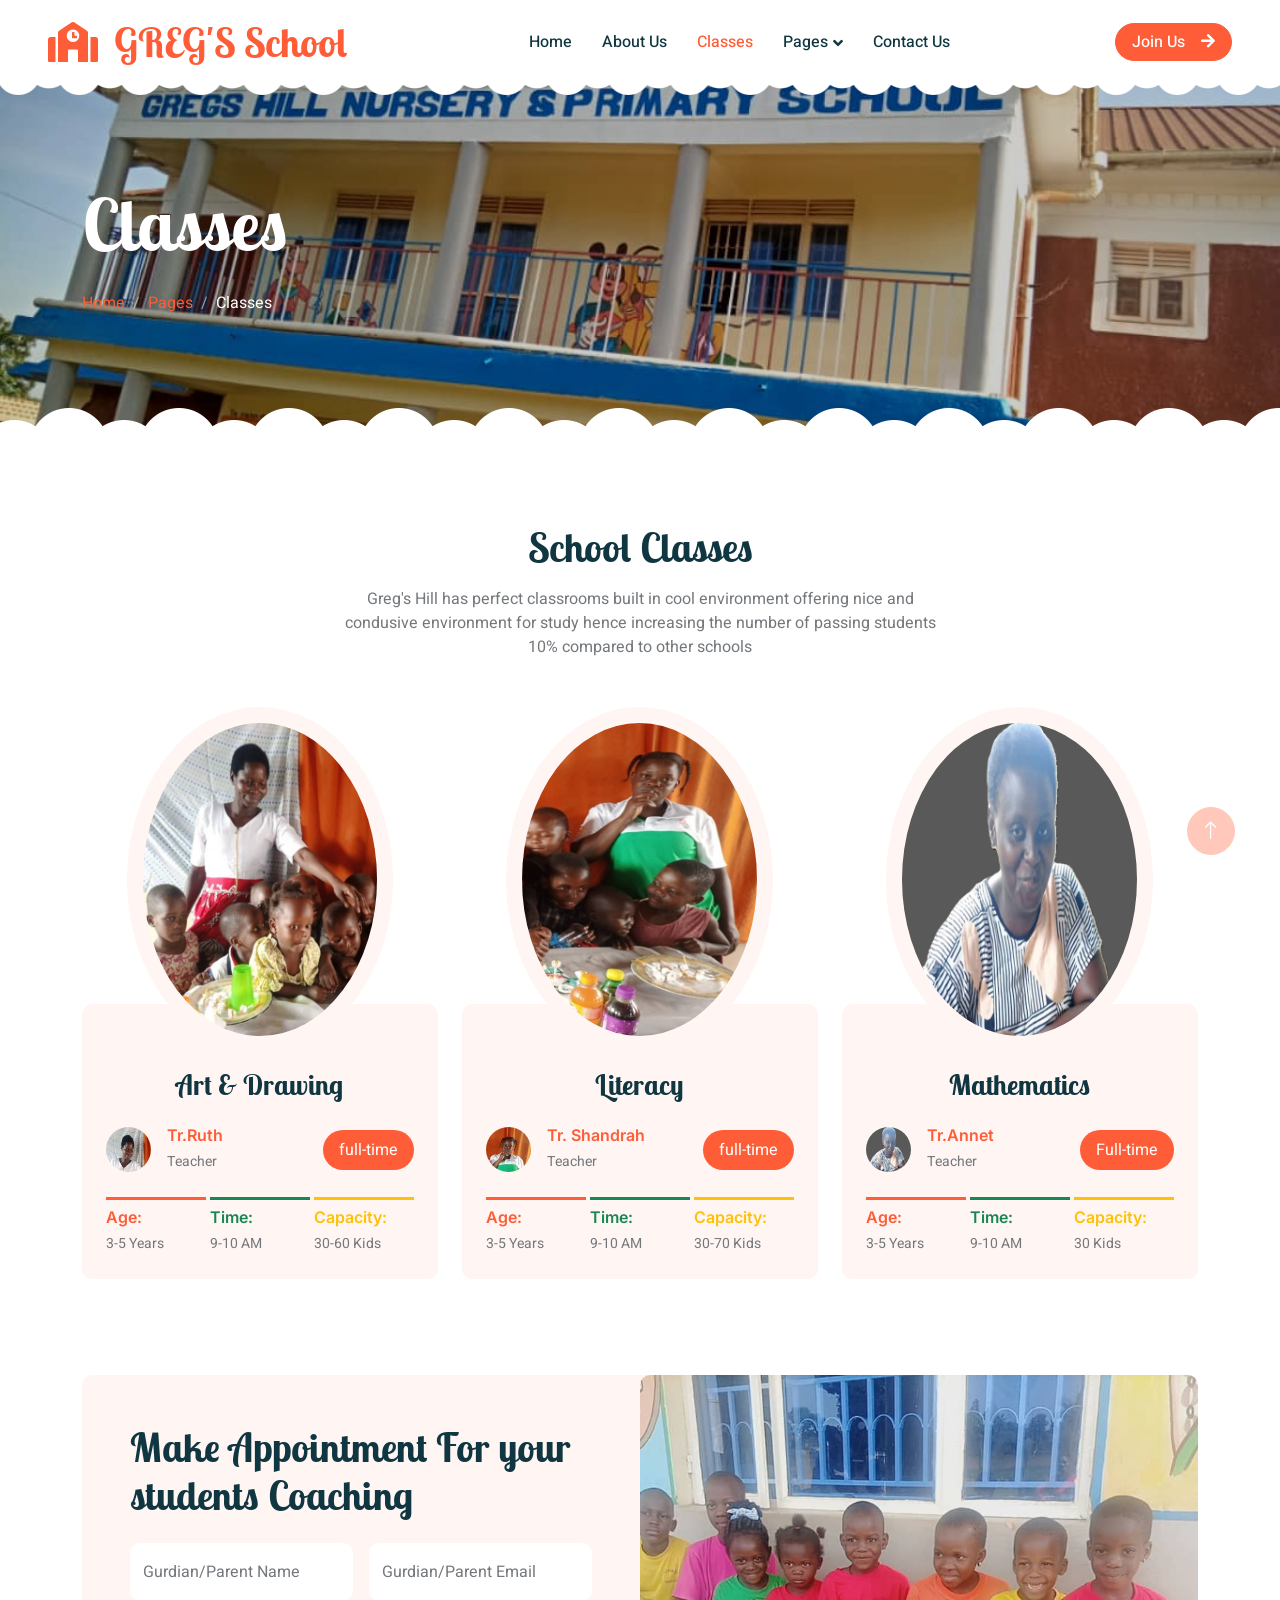
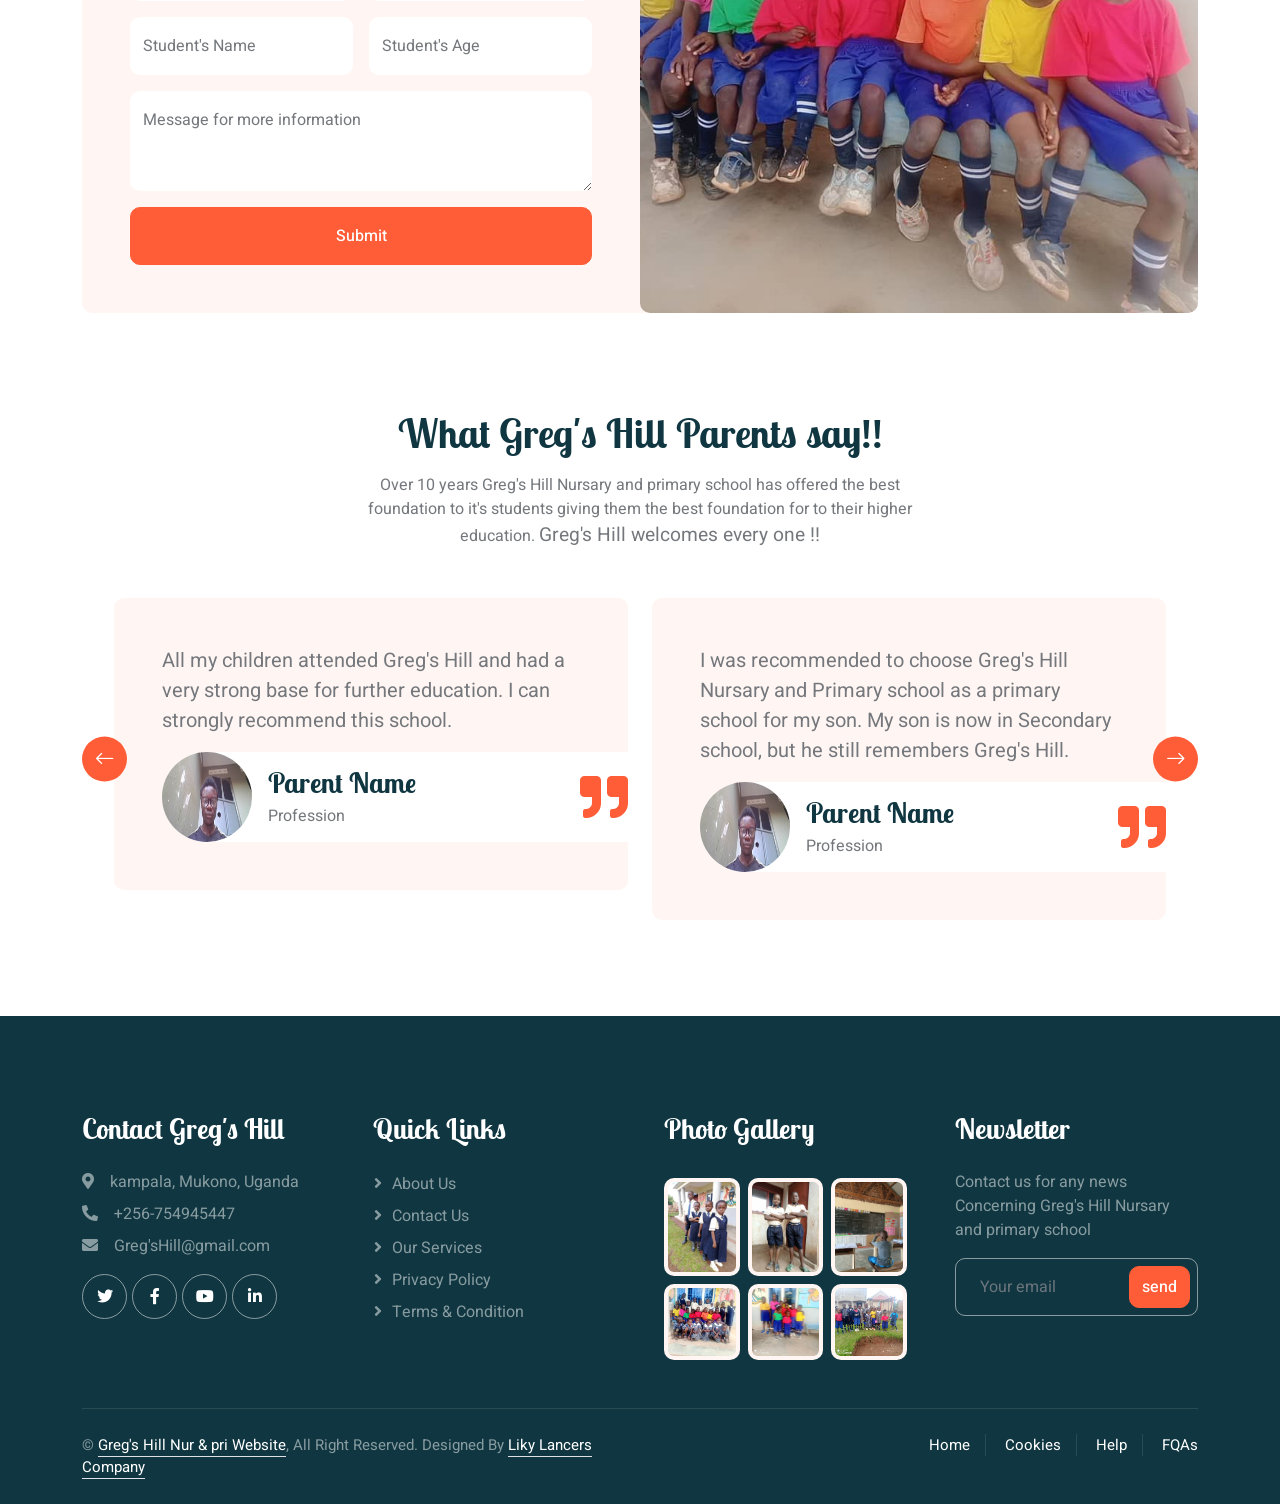
<file: classes.html>
<!DOCTYPE html>
<html lang="en">

<head>
    <meta charset="utf-8">
    <title>Greg's Hill Nursary and primary school</title>
    <meta content="width=device-width, initial-scale=1.0" name="viewport">
    <meta content="" name="keywords">
    <meta content="" name="description">

    <!-- Favicon -->
    <link href="img/favicon.ico" rel="icon">

    <!-- Google Web Fonts -->
    <link rel="preconnect" href="https://fonts.googleapis.com">
    <link rel="preconnect" href="https://fonts.gstatic.com" crossorigin>
    <link href="https://fonts.googleapis.com/css2?family=Heebo:wght@400;500;600&family=Inter:wght@600&family=Lobster+Two:wght@700&display=swap" rel="stylesheet">
    
    <!-- Icon Font Stylesheet -->
    <link href="https://cdnjs.cloudflare.com/ajax/libs/font-awesome/5.10.0/css/all.min.css" rel="stylesheet">
    <link href="https://cdn.jsdelivr.net/npm/bootstrap-icons@1.4.1/font/bootstrap-icons.css" rel="stylesheet">

    <!-- Libraries Stylesheet -->
    <link href="lib/animate/animate.min.css" rel="stylesheet">
    <link href="lib/owlcarousel/assets/owl.carousel.min.css" rel="stylesheet">

    <!-- Customized Bootstrap Stylesheet -->
    <link href="css/bootstrap.min.css" rel="stylesheet">

    <!-- Template Stylesheet -->
    <link href="css/style.css" rel="stylesheet">
</head>

<body>
    <div class="container-xxl bg-white p-0">
        <!-- Spinner Start -->
        <div id="spinner" class="show bg-white position-fixed translate-middle w-100 vh-100 top-50 start-50 d-flex align-items-center justify-content-center">
            <div class="spinner-border text-primary" style="width: 3rem; height: 3rem;" role="status">
                <span class="sr-only">Loading...</span>
            </div>
        </div>
        <!-- Spinner End -->


        <!-- Navbar Start -->
        <nav class="navbar navbar-expand-lg bg-white navbar-light sticky-top px-4 px-lg-5 py-lg-0">
            <a href="index.html" class="navbar-brand">
                <h1 class="m-0 text-primary"><i class="fa fa-school school-icon me-3"></i>GREG'S School</h1>
            </a>
            <button type="button" class="navbar-toggler" data-bs-toggle="collapse" data-bs-target="#navbarCollapse">
                <span class="navbar-toggler-icon"></span>
            </button>
            <div class="collapse navbar-collapse" id="navbarCollapse">
                <div class="navbar-nav mx-auto">
                    <a href="index.html" class="nav-item nav-link">Home</a>
                    <a href="about.html" class="nav-item nav-link">About Us</a>
                    <a href="classes.html" class="nav-item nav-link active">Classes</a>
                    <div class="nav-item dropdown">
                        <a href="#" class="nav-link dropdown-toggle" data-bs-toggle="dropdown">Pages</a>
                        <div class="dropdown-menu rounded-0 rounded-bottom border-0 shadow-sm m-0">
                            <a href="facility.html" class="dropdown-item">School Facilities</a>
                            <a href="team.html" class="dropdown-item">Popular Teachers</a>
                            <a href="call-to-action.html" class="dropdown-item">Become A Teachers</a>
                            <a href="appointment.html" class="dropdown-item">Make Appointment</a>
                            <a href="testimonial.html" class="dropdown-item">Testimonial</a>
                            <a href="404.html" class="dropdown-item">LLC Error</a>
                        </div>
                    </div>
                    <a href="contact.html" class="nav-item nav-link">Contact Us</a>
                </div>
                <a href="" class="btn btn-primary rounded-pill px-3 d-none d-lg-block">Join Us<i class="fa fa-arrow-right ms-3"></i></a>
            </div>
        </nav>
        <!-- Navbar End -->


        <!-- Page Header End -->
        <div class="container-xxl py-5 page-header position-relative mb-5">
            <div class="container py-5">
                <h1 class="display-2 text-white animated slideInDown mb-4">Classes</h1>
                <nav aria-label="breadcrumb animated slideInDown">
                    <ol class="breadcrumb">
                        <li class="breadcrumb-item"><a href="#">Home</a></li>
                        <li class="breadcrumb-item"><a href="#">Pages</a></li>
                        <li class="breadcrumb-item text-white active" aria-current="page">Classes</li>
                    </ol>
                </nav>
            </div>
        </div>
        <!-- Page Header End -->

<!-- Classes Start -->
<div class="container-xxl py-5">
    <div class="container">
        <div class="text-center mx-auto mb-5 wow fadeInUp" data-wow-delay="0.1s" style="max-width: 600px;">
            <h1 class="mb-3">School Classes</h1>
            <p>Greg's Hill has perfect classrooms built in cool environment offering nice and condusive environment for study hence increasing the number of passing students 10% compared to other schools</p>
        </div>
        <div class="row g-4">
            <div class="col-lg-4 col-md-6 wow fadeInUp" data-wow-delay="0.1s">
                <div class="classes-item">
                    <div class="bg-light rounded-circle w-75 mx-auto p-3">
                        <img class="img-fluid rounded-circle" src="img/team-2.jpg" alt="">
                    </div>
                    <div class="bg-light rounded p-4 pt-5 mt-n5">
                        <a class="d-block text-center h3 mt-3 mb-4" href="">Art & Drawing</a>
                        <div class="d-flex align-items-center justify-content-between mb-4">
                            <div class="d-flex align-items-center">
                                <img class="rounded-circle flex-shrink-0" src="img/Ruth.jpg" alt="" style="width: 45px; height: 45px;">
                                <div class="ms-3">
                                    <h6 class="text-primary mb-1">Tr.Ruth</h6>
                                    <small>Teacher</small>
                                </div>
                            </div>
                            <span class="bg-primary text-white rounded-pill py-2 px-3" href="">full-time</span>
                        </div>
                        <div class="row g-1">
                            <div class="col-4">
                                <div class="border-top border-3 border-primary pt-2">
                                    <h6 class="text-primary mb-1">Age:</h6>
                                    <small>3-5 Years</small>
                                </div>
                            </div>
                            <div class="col-4">
                                <div class="border-top border-3 border-success pt-2">
                                    <h6 class="text-success mb-1">Time:</h6>
                                    <small>9-10 AM</small>
                                </div>
                            </div>
                            <div class="col-4">
                                <div class="border-top border-3 border-warning pt-2">
                                    <h6 class="text-warning mb-1">Capacity:</h6>
                                    <small>30-60 Kids</small>
                                </div>
                            </div>
                        </div>
                    </div>
                </div>
            </div>
            <div class="col-lg-4 col-md-6 wow fadeInUp" data-wow-delay="0.3s">
                <div class="classes-item">
                    <div class="bg-light rounded-circle w-75 mx-auto p-3">
                        <img class="img-fluid rounded-circle" src="img/team-1.jpg" alt="">
                    </div>
                    <div class="bg-light rounded p-4 pt-5 mt-n5">
                        <a class="d-block text-center h3 mt-3 mb-4" href="">Literacy</a>
                        <div class="d-flex align-items-center justify-content-between mb-4">
                            <div class="d-flex align-items-center">
                                <img class="rounded-circle flex-shrink-0" src="img/Shandrah.jpg" alt="" style="width: 45px; height: 45px;">
                                <div class="ms-3">
                                    <h6 class="text-primary mb-1">Tr. Shandrah</h6>
                                    <small>Teacher</small>
                                </div>
                            </div>
                            <span class="bg-primary text-white rounded-pill py-2 px-3" href="">full-time</span>
                        </div>
                        <div class="row g-1">
                            <div class="col-4">
                                <div class="border-top border-3 border-primary pt-2">
                                    <h6 class="text-primary mb-1">Age:</h6>
                                    <small>3-5 Years</small>
                                </div>
                            </div>
                            <div class="col-4">
                                <div class="border-top border-3 border-success pt-2">
                                    <h6 class="text-success mb-1">Time:</h6>
                                    <small>9-10 AM</small>
                                </div>
                            </div>
                            <div class="col-4">
                                <div class="border-top border-3 border-warning pt-2">
                                    <h6 class="text-warning mb-1">Capacity:</h6>
                                    <small>30-70 Kids</small>
                                </div>
                            </div>
                        </div>
                    </div>
                </div>
            </div>
            <div class="col-lg-4 col-md-6 wow fadeInUp" data-wow-delay="0.5s">
                <div class="classes-item">
                    <div class="bg-light rounded-circle w-75 mx-auto p-3">
                        <img class="img-fluid rounded-circle" src="img/team-3.jpg" alt="">
                    </div>
                    <div class="bg-light rounded p-4 pt-5 mt-n5">
                        <a class="d-block text-center h3 mt-3 mb-4" href="">Mathematics</a>
                        <div class="d-flex align-items-center justify-content-between mb-4">
                            <div class="d-flex align-items-center">
                                <img class="rounded-circle flex-shrink-0" src="img/team-3.jpg" alt="" style="width: 45px; height: 45px;">
                                <div class="ms-3">
                                    <h6 class="text-primary mb-1">Tr.Annet</h6>
                                    <small>Teacher</small>
                                </div>
                            </div>
                            <span class="bg-primary text-white rounded-pill py-2 px-3" href="">Full-time</span>
                        </div>
                        <div class="row g-1">
                            <div class="col-4">
                                <div class="border-top border-3 border-primary pt-2">
                                    <h6 class="text-primary mb-1">Age:</h6>
                                    <small>3-5 Years</small>
                                </div>
                            </div>
                            <div class="col-4">
                                <div class="border-top border-3 border-success pt-2">
                                    <h6 class="text-success mb-1">Time:</h6>
                                    <small>9-10 AM</small>
                                </div>
                            </div>
                            <div class="col-4">
                                <div class="border-top border-3 border-warning pt-2">
                                    <h6 class="text-warning mb-1">Capacity:</h6>
                                    <small>30 Kids</small>
                                </div>
                            </div>
                        </div>
                    </div>
                </div>
            </div>
        </div>
    </div>
</div>
<!-- Classes End -->


        <!-- Appointment Start -->
        <div class="container-xxl py-5">
            <div class="container">
                <div class="bg-light rounded">
                    <div class="row g-0">
                        <div class="col-lg-6 wow fadeIn" data-wow-delay="0.1s">
                            <div class="h-100 d-flex flex-column justify-content-center p-5">
                                <h1 class="mb-4">Make Appointment For your students Coaching</h1>
                                <form>
                                    <div class="row g-3">
                                        <div class="col-sm-6">
                                            <div class="form-floating">
                                                <input type="text" class="form-control border-0" id="gname" placeholder="Gurdian Name">
                                                <label for="gname">Gurdian/Parent Name</label>
                                            </div>
                                        </div>
                                        <div class="col-sm-6">
                                            <div class="form-floating">
                                                <input type="email" class="form-control border-0" id="gmail" placeholder="Gurdian Email">
                                                <label for="gmail">Gurdian/Parent Email</label>
                                            </div>
                                        </div>
                                        <div class="col-sm-6">
                                            <div class="form-floating">
                                                <input type="text" class="form-control border-0" id="cname" placeholder="Child Name">
                                                <label for="cname">Student's Name</label>
                                            </div>
                                        </div>
                                        <div class="col-sm-6">
                                            <div class="form-floating">
                                                <input type="text" class="form-control border-0" id="cage" placeholder="Child Age">
                                                <label for="cage">Student's Age</label>
                                            </div>
                                        </div>
                                        <div class="col-12">
                                            <div class="form-floating">
                                                <textarea class="form-control border-0" placeholder="Leave a message here" id="message" style="height: 100px"></textarea>
                                                <label for="message">Message for more information</label>
                                            </div>
                                        </div>
                                        <div class="col-12">
                                            <button class="btn btn-primary w-100 py-3" type="submit">Submit</button>
                                        </div>
                                    </div>
                                </form>
                            </div>
                        </div>
                        <div class="col-lg-6 wow fadeIn" data-wow-delay="0.5s" style="min-height: 400px;">
                            <div class="position-relative h-100">
                                <img class="position-absolute w-100 h-100 rounded" src="img/appointment.jpg" style="object-fit: cover;">
                            </div>
                        </div>
                    </div>
                </div>
            </div>
        </div>
        <!-- Appointment End -->


        <!-- Testimonial Start -->
        <div class="container-xxl py-5">
            <div class="container">
                <div class="text-center mx-auto mb-5 wow fadeInUp" data-wow-delay="0.1s" style="max-width: 600px;">
                    <h1 class="mb-3">What Greg's Hill Parents say!!</h1>
                    <p>Over 10 years Greg's Hill Nursary and primary school has offered the best foundation to it's students giving them the best foundation for to their higher education. <big>Greg's Hill welcomes every one !!</big> </p>
                </div>
                <div class="owl-carousel testimonial-carousel wow fadeInUp" data-wow-delay="0.1s">
                    <div class="testimonial-item bg-light rounded p-5">
                        <p class="fs-5">All my children attended Greg's Hill  and had a very strong base for further education. I can strongly recommend this school.</p>
                        <div class="d-flex align-items-center bg-white me-n5" style="border-radius: 50px 0 0 50px;">
                            <img class="img-fluid flex-shrink-0 rounded-circle" src="img/testimonial-1.jpg" style="width: 90px; height: 90px;">
                            <div class="ps-3">
                                <h3 class="mb-1">Parent Name</h3>
                                <span>Profession</span>
                            </div>
                            <i class="fa fa-quote-right fa-3x text-primary ms-auto d-none d-sm-flex"></i>
                        </div>
                    </div>
                    <div class="testimonial-item bg-light rounded p-5">
                        <p class="fs-5">I was recommended to choose Greg's Hill Nursary and Primary school as a primary school for my son. My son is now in Secondary school, but he still remembers Greg's Hill.</p>
                        <div class="d-flex align-items-center bg-white me-n5" style="border-radius: 50px 0 0 50px;">
                            <img class="img-fluid flex-shrink-0 rounded-circle" src="img/testimonial-2.jpg" style="width: 90px; height: 90px;">
                            <div class="ps-3">
                                <h3 class="mb-1">Parent Name</h3>
                                <span>Profession</span>
                            </div>
                            <i class="fa fa-quote-right fa-3x text-primary ms-auto d-none d-sm-flex"></i>
                        </div>
                    </div>
                    <div class="testimonial-item bg-light rounded p-5">
                        <p class="fs-5">I want to thank all teachers who do their best to provide our children with qualitative and useful knowledge.</p>
                        <div class="d-flex align-items-center bg-white me-n5" style="border-radius: 50px 0 0 50px;">
                            <img class="img-fluid flex-shrink-0 rounded-circle" src="img/testimonial-3.jpg" style="width: 90px; height: 90px;">
                            <div class="ps-3">
                                <h3 class="mb-1">Parent Name</h3>
                                <span>Profession</span>
                            </div>
                            <i class="fa fa-quote-right fa-3x text-primary ms-auto d-none d-sm-flex"></i>
                        </div>
                    </div>
                </div>
            </div>
        </div>
        <!-- Testimonial End -->


        <!-- Footer Start -->
        <div class="container-fluid bg-dark text-white-50 footer pt-5 mt-5 wow fadeIn" data-wow-delay="0.1s">
            <div class="container py-5">
                <div class="row g-5">
                    <div class="col-lg-3 col-md-6">
                        <h3 class="text-white mb-4">Contact Greg's Hill</h3>
                        <p class="mb-2"><i class="fa fa-map-marker-alt me-3"></i>kampala, Mukono, Uganda</p>
                        <p class="mb-2"><i class="fa fa-phone-alt me-3"></i>+256-754945447</p>
                        <p class="mb-2"><i class="fa fa-envelope me-3"></i>Greg'sHill@gmail.com</p>
                        <div class="d-flex pt-2">
                            <a class="btn btn-outline-light btn-social" href=""><i class="fab fa-twitter"></i></a>
                            <a class="btn btn-outline-light btn-social" href=""><i class="fab fa-facebook-f"></i></a>
                            <a class="btn btn-outline-light btn-social" href=""><i class="fab fa-youtube"></i></a>
                            <a class="btn btn-outline-light btn-social" href=""><i class="fab fa-linkedin-in"></i></a>
                        </div>
                    </div>
                    <div class="col-lg-3 col-md-6">
                        <h3 class="text-white mb-4">Quick Links</h3>
                        <a class="btn btn-link text-white-50" href="">About Us</a>
                        <a class="btn btn-link text-white-50" href="">Contact Us</a>
                        <a class="btn btn-link text-white-50" href="">Our Services</a>
                        <a class="btn btn-link text-white-50" href="">Privacy Policy</a>
                        <a class="btn btn-link text-white-50" href="">Terms & Condition</a>
                    </div>
                    <div class="col-lg-3 col-md-6">
                        <h3 class="text-white mb-4">Photo Gallery</h3>
                        <div class="row g-2 pt-2">
                            <div class="col-4">
                                <img class="img-fluid rounded bg-light p-1" src="/img/gal_pic.jpg" alt="">
                            </div>
                            <div class="col-4">
                                <img class="img-fluid rounded bg-light p-1" src="/img/gall-pic.jpg" alt="">
                            </div>
                            <div class="col-4">
                                <img class="img-fluid rounded bg-light p-1" src="img/std_studyg.jpg" alt="">
                            </div>
                            <div class="col-4">
                                <img class="img-fluid rounded bg-light p-1" src="img/Fot.jpg" alt="">
                            </div>
                            <div class="col-4">
                                <img class="img-fluid rounded bg-light p-1" src="img/foot.jpg" alt="">
                            </div>
                            <div class="col-4">
                                <img class="img-fluid rounded bg-light p-1" src="img/cool.jpg" alt="">
                            </div>
                        </div>
                    </div>
                    <div class="col-lg-3 col-md-6">
                        <h3 class="text-white mb-4">Newsletter</h3>
                        <p>Contact us for any news Concerning Greg's Hill Nursary and primary school</p>
                        <div class="position-relative mx-auto" style="max-width: 400px;">
                            <input class="form-control bg-transparent w-100 py-3 ps-4 pe-5" type="text" placeholder="Your email">
                            <button type="button" class="btn btn-primary py-2 position-absolute top-0 end-0 mt-2 me-2">send</button>
                        </div>
                    </div>
                </div>
            </div>
            <div class="container">
                <div class="copyright">
                    <div class="row">
                        <div class="col-md-6 text-center text-md-start mb-3 mb-md-0">
                            &copy; <a class="border-bottom" href="#">Greg's Hill Nur & pri Website</a>, All Right Reserved. 
							
							<!--/*** This template is free as long as you keep the footer author’s credit link/attribution link/backlink. If you'd like to use the template without the footer author’s credit link/attribution link/backlink, you can purchase the Credit Removal License from "https://htmlcodex.com/credit-removal". Thank you for your support. ***/-->
							Designed By <a class="border-bottom" href="https://htmlcodex.com">Liky Lancers Company</a>
                        </div>
                        <div class="col-md-6 text-center text-md-end">
                            <div class="footer-menu">
                                <a href="">Home</a>
                                <a href="">Cookies</a>
                                <a href="">Help</a>
                                <a href="">FQAs</a>
                            </div>
                        </div>
                    </div>
                </div>
            </div>
        </div>
        <!-- Footer End -->


        <!-- Back to Top -->
        <a href="#" class="btn btn-lg btn-primary btn-lg-square back-to-top"><i class="bi bi-arrow-up"></i></a>
    </div>

    <!-- JavaScript Libraries -->
    <script src="https://code.jquery.com/jquery-3.4.1.min.js"></script>
    <script src="https://cdn.jsdelivr.net/npm/bootstrap@5.0.0/dist/js/bootstrap.bundle.min.js"></script>
    <script src="lib/wow/wow.min.js"></script>
    <script src="lib/easing/easing.min.js"></script>
    <script src="lib/waypoints/waypoints.min.js"></script>
    <script src="lib/owlcarousel/owl.carousel.min.js"></script>

    <!-- Template Javascript -->
    <script src="js/main.js"></script>
</body>

</html>
</file>
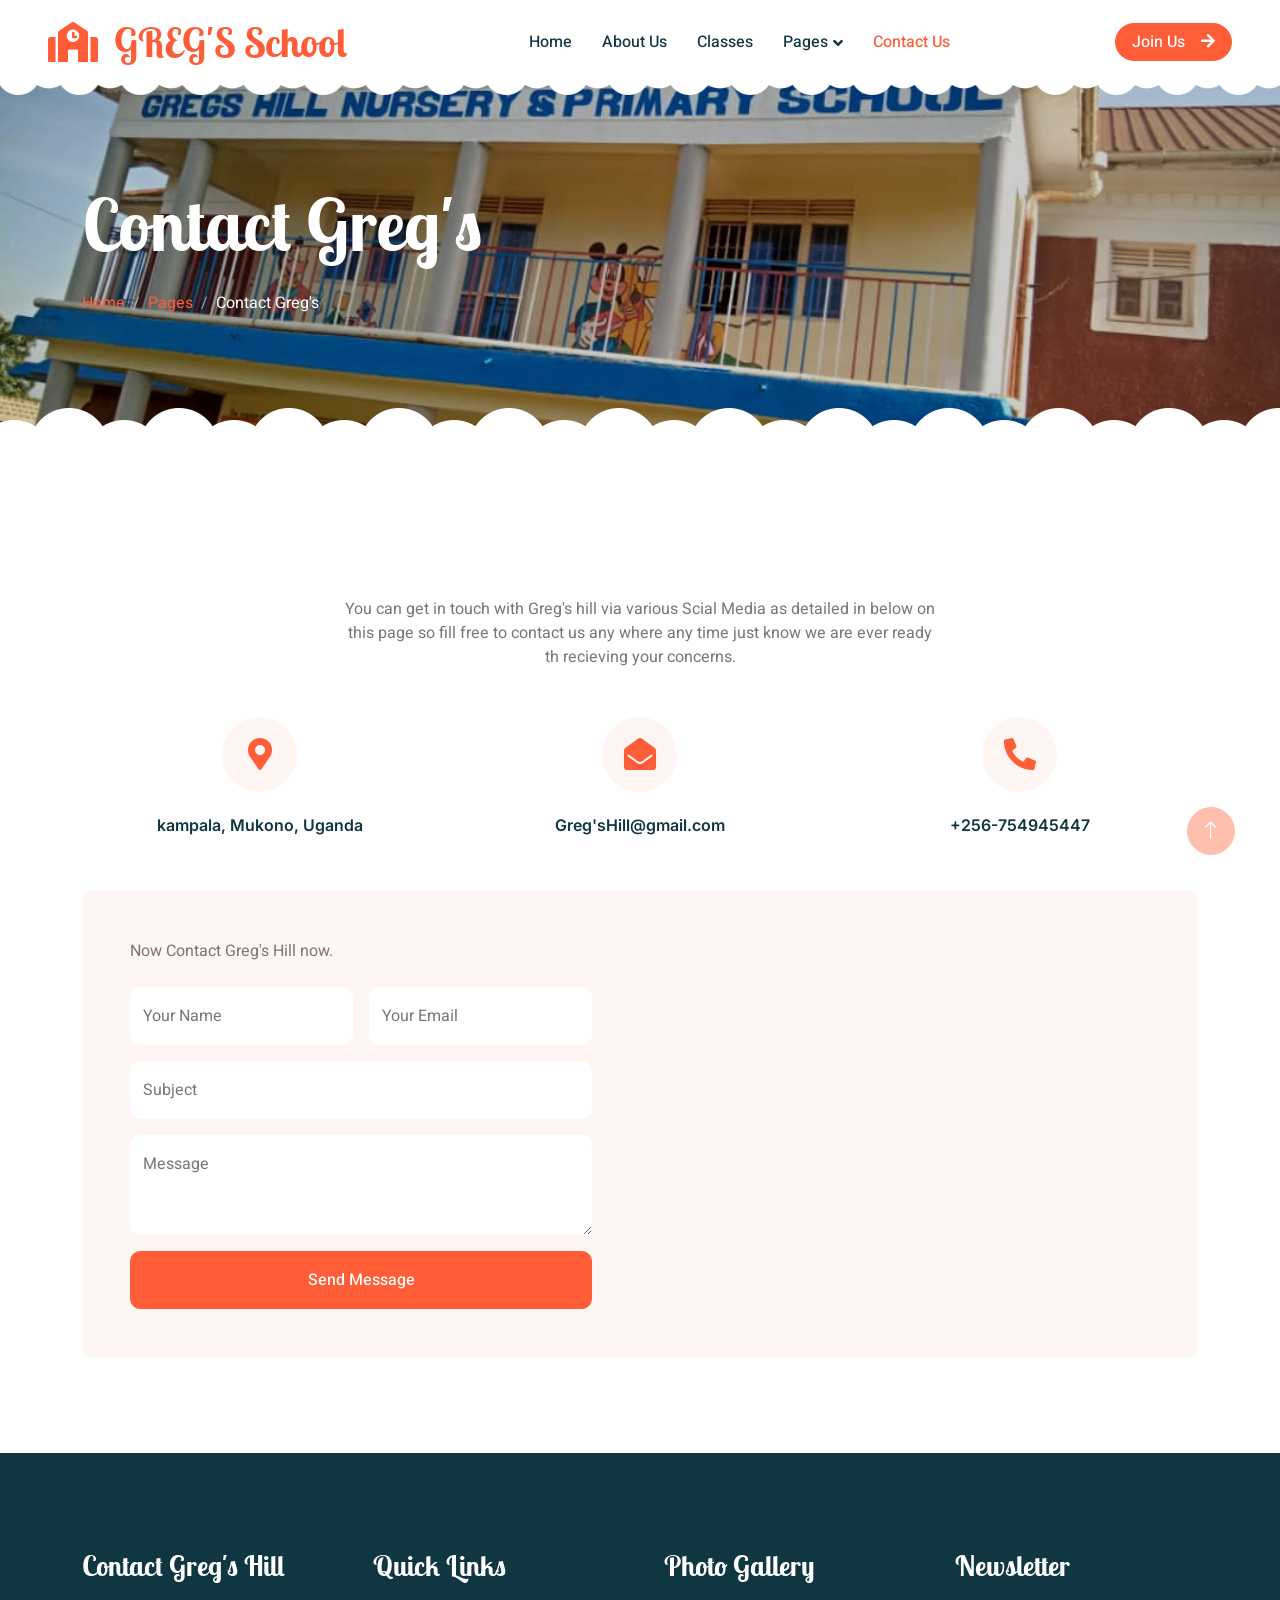
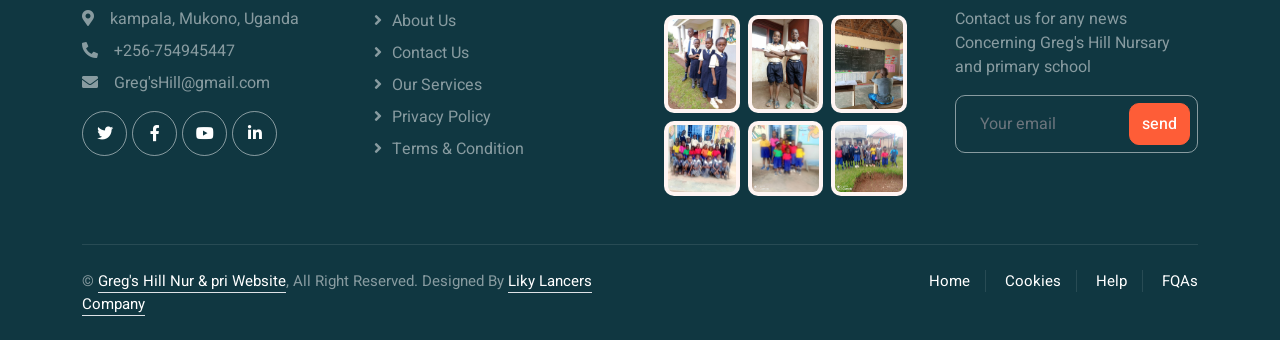
<file: contact.html>
<!DOCTYPE html>
<html lang="en">

<head>
    <meta charset="utf-8">
    <title>Greg's Hill Nursary and primary school</title>
    <meta content="width=device-width, initial-scale=1.0" name="viewport">
    <meta content="" name="keywords">
    <meta content="" name="description">

    <!-- Favicon -->
    <link href="img/favicon.ico" rel="icon">

    <!-- Google Web Fonts -->
    <link rel="preconnect" href="https://fonts.googleapis.com">
    <link rel="preconnect" href="https://fonts.gstatic.com" crossorigin>
    <link href="https://fonts.googleapis.com/css2?family=Heebo:wght@400;500;600&family=Inter:wght@600&family=Lobster+Two:wght@700&display=swap" rel="stylesheet">
    
    <!-- Icon Font Stylesheet -->
    <link href="https://cdnjs.cloudflare.com/ajax/libs/font-awesome/5.10.0/css/all.min.css" rel="stylesheet">
    <link href="https://cdn.jsdelivr.net/npm/bootstrap-icons@1.4.1/font/bootstrap-icons.css" rel="stylesheet">

    <!-- Libraries Stylesheet -->
    <link href="lib/animate/animate.min.css" rel="stylesheet">
    <link href="lib/owlcarousel/assets/owl.carousel.min.css" rel="stylesheet">

    <!-- Customized Bootstrap Stylesheet -->
    <link href="css/bootstrap.min.css" rel="stylesheet">

    <!-- Template Stylesheet -->
    <link href="css/style.css" rel="stylesheet">
</head>

<body>
    <div class="container-xxl bg-white p-0">
        <!-- Spinner Start -->
        <div id="spinner" class="show bg-white position-fixed translate-middle w-100 vh-100 top-50 start-50 d-flex align-items-center justify-content-center">
            <div class="spinner-border text-primary" style="width: 3rem; height: 3rem;" role="status">
                <span class="sr-only">Loading...</span>
            </div>
        </div>
        <!-- Spinner End -->


        <!-- Navbar Start -->
        <nav class="navbar navbar-expand-lg bg-white navbar-light sticky-top px-4 px-lg-5 py-lg-0">
            <a href="index.html" class="navbar-brand">
                <h1 class="m-0 text-primary"><i class="fa fa-school school-icon me-3"></i>GREG'S School</h1>
            </a>
            <button type="button" class="navbar-toggler" data-bs-toggle="collapse" data-bs-target="#navbarCollapse">
                <span class="navbar-toggler-icon"></span>
            </button>
            <div class="collapse navbar-collapse" id="navbarCollapse">
                <div class="navbar-nav mx-auto">
                    <a href="index.html" class="nav-item nav-link">Home</a>
                    <a href="about.html" class="nav-item nav-link">About Us</a>
                    <a href="classes.html" class="nav-item nav-link">Classes</a>
                    <div class="nav-item dropdown">
                        <a href="#" class="nav-link dropdown-toggle" data-bs-toggle="dropdown">Pages</a>
                        <div class="dropdown-menu rounded-0 rounded-bottom border-0 m-0">
                            <a href="facility.html" class="dropdown-item">School Facilities</a>
                            <a href="team.html" class="dropdown-item">Popular Teachers</a>
                            <a href="call-to-action.html" class="dropdown-item">Become A Teachers</a>
                            <a href="appointment.html" class="dropdown-item">Make Appointment</a>
                            <a href="testimonial.html" class="dropdown-item">Testimonial</a>
                            <a href="404.html" class="dropdown-item">LLC Error</a>
                        </div>
                    </div>
                    <a href="contact.html" class="nav-item nav-link active">Contact Us</a>
                </div>
                <a href="" class="btn btn-primary rounded-pill px-3 d-none d-lg-block">Join Us<i class="fa fa-arrow-right ms-3"></i></a>
            </div>
        </nav>
        <!-- Navbar End -->


        <!-- Page Header End -->
        <div class="container-xxl py-5 page-header position-relative mb-5">
            <div class="container py-5">
                <h1 class="display-2 text-white animated slideInDown mb-4">Contact Greg's </h1>
                <nav aria-label="breadcrumb animated slideInDown">
                    <ol class="breadcrumb">
                        <li class="breadcrumb-item"><a href="#">Home</a></li>
                        <li class="breadcrumb-item"><a href="#">Pages</a></li>
                        <li class="breadcrumb-item text-white active" aria-current="page">Contact Greg's</li>
                    </ol>
                </nav>
            </div>
        </div>
        <!-- Page Header End -->


        <!-- Contact Start -->
        <div class="container-xxl py-5">
            <div class="container">
                <div class="text-center mx-auto mb-5 wow fadeInUp" data-wow-delay="0.1s" style="max-width: 600px;">
                    <h1 class="mb-3">                        <h3 class="text-white mb-4">Contact Greg's Hill</h3>
                    </h1>
                    <p>You can get in touch with Greg's hill via various Scial Media as detailed in below on this page so fill free to contact us 
                        any where any time just know we are ever ready th recieving your concerns.
                    </p>
                </div>
                <div class="row g-4 mb-5">
                    <div class="col-md-6 col-lg-4 text-center wow fadeInUp" data-wow-delay="0.1s">
                        <div class="bg-light rounded-circle d-inline-flex align-items-center justify-content-center mb-4" style="width: 75px; height: 75px;">
                            <i class="fa fa-map-marker-alt fa-2x text-primary"></i>
                        </div>
                        <h6>kampala, Mukono, Uganda</h6>
                    </div>
                    <div class="col-md-6 col-lg-4 text-center wow fadeInUp" data-wow-delay="0.3s">
                        <div class="bg-light rounded-circle d-inline-flex align-items-center justify-content-center mb-4" style="width: 75px; height: 75px;">
                            <i class="fa fa-envelope-open fa-2x text-primary"></i>
                        </div>
                        <h6>Greg'sHill@gmail.com</h6>
                    </div>
                    <div class="col-md-6 col-lg-4 text-center wow fadeInUp" data-wow-delay="0.5s">
                        <div class="bg-light rounded-circle d-inline-flex align-items-center justify-content-center mb-4" style="width: 75px; height: 75px;">
                            <i class="fa fa-phone-alt fa-2x text-primary"></i>
                        </div>
                        <h6>+256-754945447</h6>
                    </div>
                </div>
                <div class="bg-light rounded">
                    <div class="row g-0">
                        <div class="col-lg-6 wow fadeIn" data-wow-delay="0.1s">
                            <div class="h-100 d-flex flex-column justify-content-center p-5">
                                <p class="mb-4">Now Contact Greg's Hill now</a>.</p>
                                <form>
                                    <div class="row g-3">
                                        <div class="col-sm-6">
                                            <div class="form-floating">
                                                <input type="text" class="form-control border-0" id="name" placeholder="Your Name">
                                                <label for="name">Your Name</label>
                                            </div>
                                        </div>
                                        <div class="col-sm-6">
                                            <div class="form-floating">
                                                <input type="email" class="form-control border-0" id="email" placeholder="Your Email">
                                                <label for="email">Your Email</label>
                                            </div>
                                        </div>
                                        <div class="col-12">
                                            <div class="form-floating">
                                                <input type="text" class="form-control border-0" id="subject" placeholder="Subject">
                                                <label for="subject">Subject</label>
                                            </div>
                                        </div>
                                        <div class="col-12">
                                            <div class="form-floating">
                                                <textarea class="form-control border-0" placeholder="Leave a message here" id="message" style="height: 100px"></textarea>
                                                <label for="message">Message</label>
                                            </div>
                                        </div>
                                        <div class="col-12">
                                            <button class="btn btn-primary w-100 py-3" type="submit">Send Message</button>
                                        </div>
                                    </div>
                                </form>
                            </div>
                        </div>
                        <div class="col-lg-6 wow fadeIn" data-wow-delay="0.5s" style="min-height: 400px;">
                            <div class="position-relative h-100">
                                <iframe class="position-relative rounded w-100 h-100"
                                src="https://www.google.com/maps/embed?pb=!1m18!1m12!1m3!1d12156.293754012704!2d32.563177163168284!3d0.3151906416262409!2m3!1f0!2f0!3f0!3m2!1i1024!2i768!4f13.1!3m3!1m2!1s0x177dbd0029001ef5%3A0xf1ebdd7448146421!2sGREGS%20HILL%20NURSERY%20SCHOOL!5e1!3m2!1sen!2sug!4v1731835605345!5m2!1sen!2sug"
                                frameborder="0" style="min-height: 400px; border:0;" allowfullscreen="" aria-hidden="false"
                                tabindex="0"></iframe>
                            </div>
                        </div>
                    </div>
                </div>
            </div>
        </div>
        <!-- Contact End -->


        <!-- Footer Start -->
        <div class="container-fluid bg-dark text-white-50 footer pt-5 mt-5 wow fadeIn" data-wow-delay="0.1s">
            <div class="container py-5">
                <div class="row g-5">
                    <div class="col-lg-3 col-md-6">
                        <h3 class="text-white mb-4">Contact Greg's Hill</h3>
                        <p class="mb-2"><i class="fa fa-map-marker-alt me-3"></i>kampala, Mukono, Uganda</p>
                        <p class="mb-2"><i class="fa fa-phone-alt me-3"></i>+256-754945447</p>
                        <p class="mb-2"><i class="fa fa-envelope me-3"></i>Greg'sHill@gmail.com</p>
                        <div class="d-flex pt-2">
                            <a class="btn btn-outline-light btn-social" href=""><i class="fab fa-twitter"></i></a>
                            <a class="btn btn-outline-light btn-social" href=""><i class="fab fa-facebook-f"></i></a>
                            <a class="btn btn-outline-light btn-social" href=""><i class="fab fa-youtube"></i></a>
                            <a class="btn btn-outline-light btn-social" href=""><i class="fab fa-linkedin-in"></i></a>
                        </div>
                    </div>
                    <div class="col-lg-3 col-md-6">
                        <h3 class="text-white mb-4">Quick Links</h3>
                        <a class="btn btn-link text-white-50" href="/about.html">About Us</a>
                        <a class="btn btn-link text-white-50" href="/contact.html">Contact Us</a>
                        <a class="btn btn-link text-white-50" href="/classes.html">Our Services</a>
                        <a class="btn btn-link text-white-50" href="">Privacy Policy</a>
                        <a class="btn btn-link text-white-50" href="">Terms & Condition</a>
                    </div>
                    <div class="col-lg-3 col-md-6">
                        <h3 class="text-white mb-4">Photo Gallery</h3>
                        <div class="row g-2 pt-2">
                            <div class="col-4">
                                <img class="img-fluid rounded bg-light p-1" src="/img/gal_pic.jpg" alt="">
                            </div>
                            <div class="col-4">
                                <img class="img-fluid rounded bg-light p-1" src="/img/gall-pic.jpg" alt="">
                            </div>
                            <div class="col-4">
                                <img class="img-fluid rounded bg-light p-1" src="img/std_studyg.jpg" alt="">
                            </div>
                            <div class="col-4">
                                <img class="img-fluid rounded bg-light p-1" src="img/Fot.jpg" alt="">
                            </div>
                            <div class="col-4">
                                <img class="img-fluid rounded bg-light p-1" src="img/foot.jpg" alt="">
                            </div>
                            <div class="col-4">
                                <img class="img-fluid rounded bg-light p-1" src="img/cool.jpg" alt="">
                            </div>
                        </div>
                    </div>
                    <div class="col-lg-3 col-md-6">
                        <h3 class="text-white mb-4">Newsletter</h3>
                        <p>Contact us for any news Concerning Greg's Hill Nursary and primary school</p>
                        <div class="position-relative mx-auto" style="max-width: 400px;">
                            <input class="form-control bg-transparent w-100 py-3 ps-4 pe-5" type="text" placeholder="Your email">
                            <button type="button" class="btn btn-primary py-2 position-absolute top-0 end-0 mt-2 me-2">send</button>
                        </div>
                    </div>
                </div>
            </div>
            <div class="container">
                <div class="copyright">
                    <div class="row">
                        <div class="col-md-6 text-center text-md-start mb-3 mb-md-0">
                            &copy; <a class="border-bottom" href="#">Greg's Hill Nur & pri Website</a>, All Right Reserved. 
							
							Designed By <a class="border-bottom" href="https://htmlcodex.com">Liky Lancers Company</a>
                        </div>
                        <div class="col-md-6 text-center text-md-end">
                            <div class="footer-menu">
                                <a href="/index.html">Home</a>
                                <a href="">Cookies</a>
                                <a href="">Help</a>
                                <a href="">FQAs</a>
                            </div>
                        </div>
                    </div>
                </div>
            </div>
        </div>
        <!-- Footer End -->


        <!-- Back to Top -->
        <a href="#" class="btn btn-lg btn-primary btn-lg-square back-to-top"><i class="bi bi-arrow-up"></i></a>
    </div>

    <!-- JavaScript Libraries -->
    <script src="https://code.jquery.com/jquery-3.4.1.min.js"></script>
    <script src="https://cdn.jsdelivr.net/npm/bootstrap@5.0.0/dist/js/bootstrap.bundle.min.js"></script>
    <script src="lib/wow/wow.min.js"></script>
    <script src="lib/easing/easing.min.js"></script>
    <script src="lib/waypoints/waypoints.min.js"></script>
    <script src="lib/owlcarousel/owl.carousel.min.js"></script>

    <!-- Template Javascript -->
    <script src="js/main.js"></script>
</body>

</html>
</file>
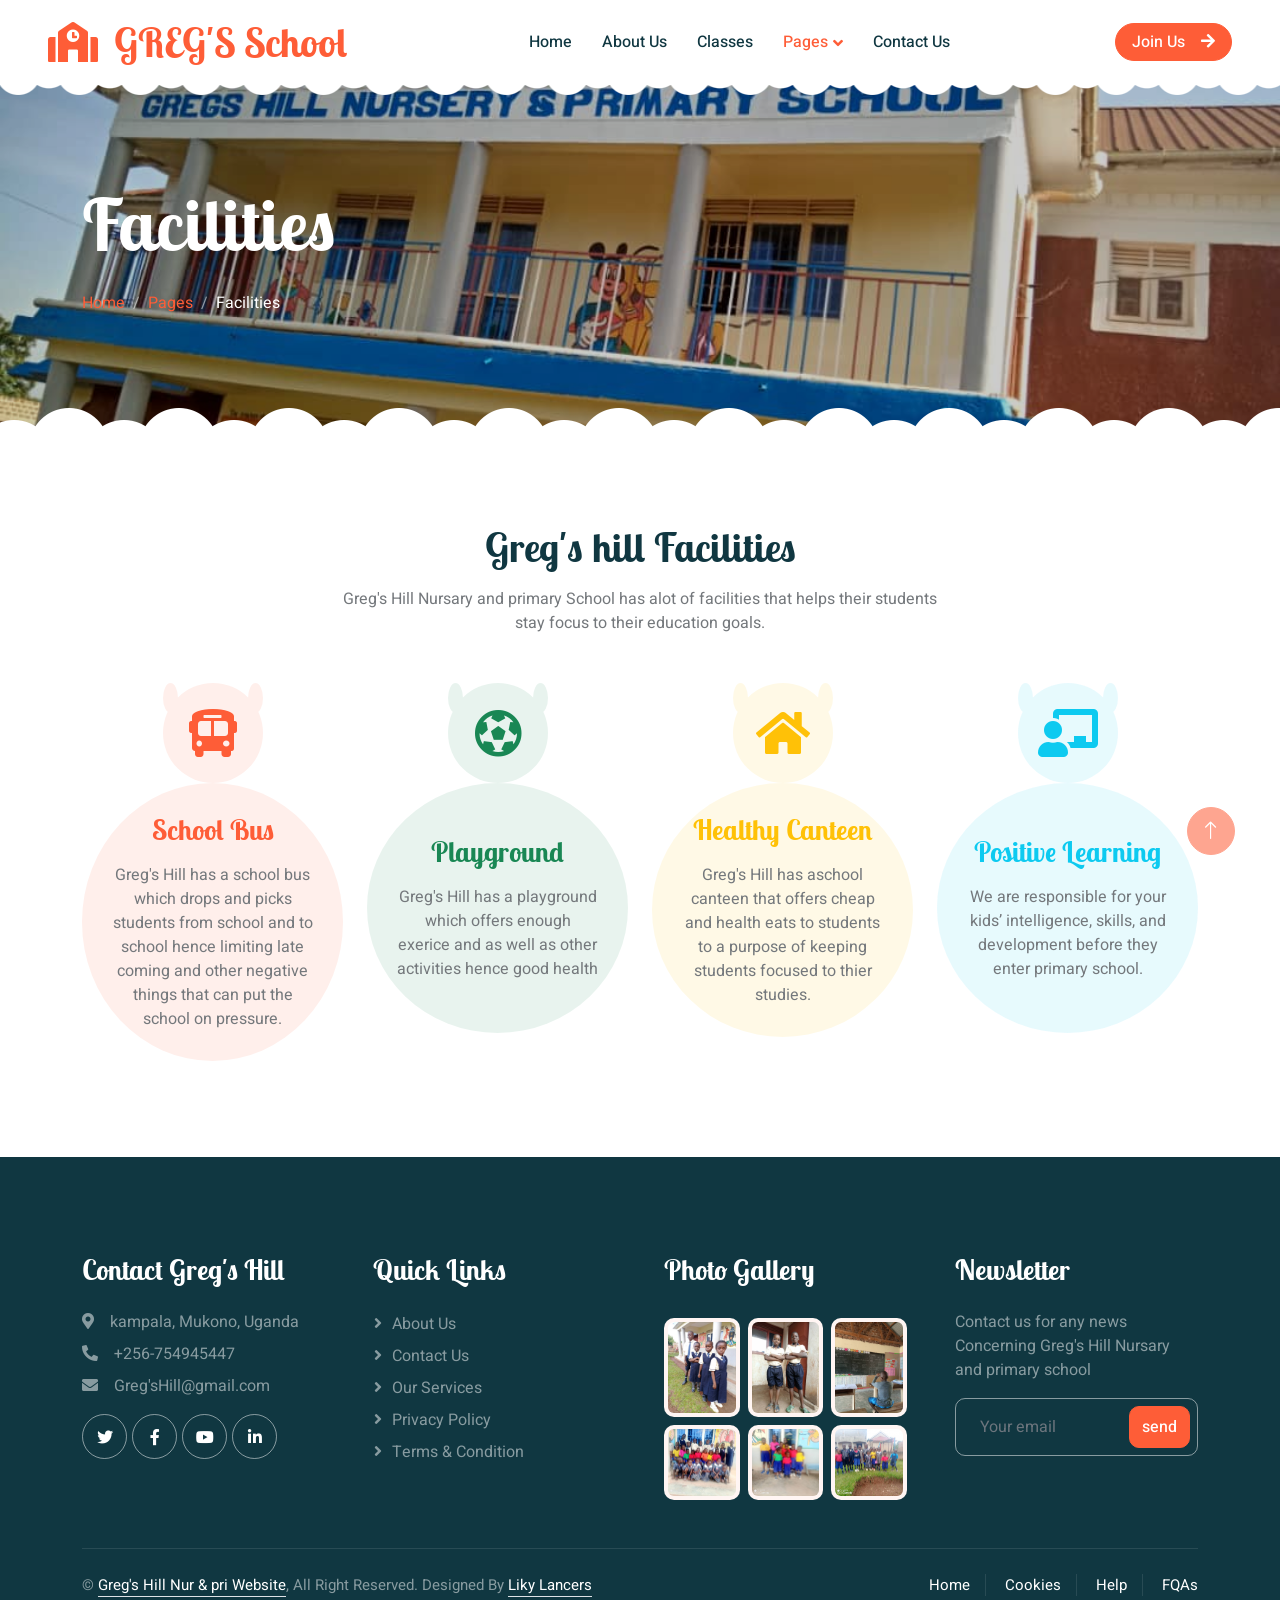
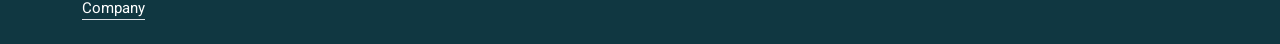
<file: facility.html>
<!DOCTYPE html>
<html lang="en">

<head>
    <meta charset="utf-8">
    <title>Greg's Hill Nursary and primary school</title>
    <meta content="width=device-width, initial-scale=1.0" name="viewport">
    <meta content="" name="keywords">
    <meta content="" name="description">

    <!-- Favicon -->
    <link href="img/favicon.ico" rel="icon">

    <!-- Google Web Fonts -->
    <link rel="preconnect" href="https://fonts.googleapis.com">
    <link rel="preconnect" href="https://fonts.gstatic.com" crossorigin>
    <link href="https://fonts.googleapis.com/css2?family=Heebo:wght@400;500;600&family=Inter:wght@600&family=Lobster+Two:wght@700&display=swap" rel="stylesheet">
    
    <!-- Icon Font Stylesheet -->
    <link href="https://cdnjs.cloudflare.com/ajax/libs/font-awesome/5.10.0/css/all.min.css" rel="stylesheet">
    <link href="https://cdn.jsdelivr.net/npm/bootstrap-icons@1.4.1/font/bootstrap-icons.css" rel="stylesheet">

    <!-- Libraries Stylesheet -->
    <link href="lib/animate/animate.min.css" rel="stylesheet">
    <link href="lib/owlcarousel/assets/owl.carousel.min.css" rel="stylesheet">

    <!-- Customized Bootstrap Stylesheet -->
    <link href="css/bootstrap.min.css" rel="stylesheet">

    <!-- Template Stylesheet -->
    <link href="css/style.css" rel="stylesheet">
</head>

<body>
    <div class="container-xxl bg-white p-0">
        <!-- Spinner Start -->
        <div id="spinner" class="show bg-white position-fixed translate-middle w-100 vh-100 top-50 start-50 d-flex align-items-center justify-content-center">
            <div class="spinner-border text-primary" style="width: 3rem; height: 3rem;" role="status">
                <span class="sr-only">Loading...</span>
            </div>
        </div>
        <!-- Spinner End -->


        <!-- Navbar Start -->
        <nav class="navbar navbar-expand-lg bg-white navbar-light sticky-top px-4 px-lg-5 py-lg-0">
            <a href="index.html" class="navbar-brand">
                <h1 class="m-0 text-primary"><i class="fa fa-school school-icon me-3"></i>GREG'S School</h1>
            </a>
            <button type="button" class="navbar-toggler" data-bs-toggle="collapse" data-bs-target="#navbarCollapse">
                <span class="navbar-toggler-icon"></span>
            </button>
            <div class="collapse navbar-collapse" id="navbarCollapse">
                <div class="navbar-nav mx-auto">
                    <a href="index.html" class="nav-item nav-link">Home</a>
                    <a href="about.html" class="nav-item nav-link">About Us</a>
                    <a href="classes.html" class="nav-item nav-link">Classes</a>
                    <div class="nav-item dropdown">
                        <a href="#" class="nav-link dropdown-toggle active" data-bs-toggle="dropdown">Pages</a>
                        <div class="dropdown-menu rounded-0 rounded-bottom border-0 shadow-sm m-0">
                            <a href="facility.html" class="dropdown-item active">School Facilities</a>
                            <a href="team.html" class="dropdown-item">Popular Teachers</a>
                            <a href="call-to-action.html" class="dropdown-item">Become A Teachers</a>
                            <a href="appointment.html" class="dropdown-item">Make Appointment</a>
                            <a href="testimonial.html" class="dropdown-item">Testimonial</a>
                            <a href="404.html" class="dropdown-item">404 Error</a>
                        </div>
                    </div>
                    <a href="contact.html" class="nav-item nav-link">Contact Us</a>
                </div>
                <a href="" class="btn btn-primary rounded-pill px-3 d-none d-lg-block">Join Us<i class="fa fa-arrow-right ms-3"></i></a>
            </div>
        </nav>
        <!-- Navbar End -->


        <!-- Page Header End -->
        <div class="container-xxl py-5 page-header position-relative mb-5">
            <div class="container py-5">
                <h1 class="display-2 text-white animated slideInDown mb-4">Facilities</h1>
                <nav aria-label="breadcrumb animated slideInDown">
                    <ol class="breadcrumb">
                        <li class="breadcrumb-item"><a href="#">Home</a></li>
                        <li class="breadcrumb-item"><a href="#">Pages</a></li>
                        <li class="breadcrumb-item text-white active" aria-current="page">Facilities</li>
                    </ol>
                </nav>
            </div>
        </div>
        <!-- Page Header End -->


        <!-- Facilities Start -->
        <div class="container-xxl py-5">
            <div class="container">
                <div class="text-center mx-auto mb-5 wow fadeInUp" data-wow-delay="0.1s" style="max-width: 600px;">
                    <h1 class="mb-3">Greg's hill Facilities</h1>
                    <p>Greg's Hill Nursary and primary School has alot of facilities that helps their students stay focus to their education goals.</p>
                </div>
                <div class="row g-4">
                    <div class="col-lg-3 col-sm-6 wow fadeInUp" data-wow-delay="0.1s">
                        <div class="facility-item">
                            <div class="facility-icon bg-primary">
                                <span class="bg-primary"></span>
                                <i class="fa fa-bus-alt fa-3x text-primary"></i>
                                <span class="bg-primary"></span>
                            </div>
                            <div class="facility-text bg-primary">
                                <h3 class="text-primary mb-3">School Bus</h3>
                                <p class="mb-0">Greg's Hill has a school bus which drops and picks students from school and to school hence limiting late coming and other negative things that can put the school on pressure.</p>
                            </div>
                        </div>
                    </div>
                    <div class="col-lg-3 col-sm-6 wow fadeInUp" data-wow-delay="0.3s">
                        <div class="facility-item">
                            <div class="facility-icon bg-success">
                                <span class="bg-success"></span>
                                <i class="fa fa-futbol fa-3x text-success"></i>
                                <span class="bg-success"></span>
                            </div>
                            <div class="facility-text bg-success">
                                <h3 class="text-success mb-3">Playground</h3>
                                <p class="mb-0">Greg's Hill has a playground which offers enough exerice and as well as other activities hence good health</p>
                            </div>
                        </div>
                    </div>
                    <div class="col-lg-3 col-sm-6 wow fadeInUp" data-wow-delay="0.5s">
                        <div class="facility-item">
                            <div class="facility-icon bg-warning">
                                <span class="bg-warning"></span>
                                <i class="fa fa-home fa-3x text-warning"></i>
                                <span class="bg-warning"></span>
                            </div>
                            <div class="facility-text bg-warning">
                                <h3 class="text-warning mb-3">Healthy Canteen</h3>
                                <p class="mb-0">Greg's Hill has aschool canteen that offers cheap and health eats to students to a purpose of keeping students focused to thier studies.</p>
                            </div>
                        </div>
                    </div>
                    <div class="col-lg-3 col-sm-6 wow fadeInUp" data-wow-delay="0.7s">
                        <div class="facility-item">
                            <div class="facility-icon bg-info">
                                <span class="bg-info"></span>
                                <i class="fa fa-chalkboard-teacher fa-3x text-info"></i>
                                <span class="bg-info"></span>
                            </div>
                            <div class="facility-text bg-info">
                                <h3 class="text-info mb-3">Positive Learning</h3>
                                <p class="mb-0">We are responsible for your kids’ intelligence, skills, and development before they enter primary school.</p>
                            </div>
                        </div>
                    </div>
                </div>
            </div>
        </div>
        <!-- Facilities End -->


        <!-- Footer Start -->
        <div class="container-fluid bg-dark text-white-50 footer pt-5 mt-5 wow fadeIn" data-wow-delay="0.1s">
            <div class="container py-5">
                <div class="row g-5">
                    <div class="col-lg-3 col-md-6">
                        <h3 class="text-white mb-4">Contact Greg's Hill</h3>
                        <p class="mb-2"><i class="fa fa-map-marker-alt me-3"></i>kampala, Mukono, Uganda</p>
                        <p class="mb-2"><i class="fa fa-phone-alt me-3"></i>+256-754945447</p>
                        <p class="mb-2"><i class="fa fa-envelope me-3"></i>Greg'sHill@gmail.com</p>
                        <div class="d-flex pt-2">
                            <a class="btn btn-outline-light btn-social" href=""><i class="fab fa-twitter"></i></a>
                            <a class="btn btn-outline-light btn-social" href=""><i class="fab fa-facebook-f"></i></a>
                            <a class="btn btn-outline-light btn-social" href=""><i class="fab fa-youtube"></i></a>
                            <a class="btn btn-outline-light btn-social" href=""><i class="fab fa-linkedin-in"></i></a>
                        </div>
                    </div>
                    <div class="col-lg-3 col-md-6">
                        <h3 class="text-white mb-4">Quick Links</h3>
                        <a class="btn btn-link text-white-50" href="">About Us</a>
                        <a class="btn btn-link text-white-50" href="">Contact Us</a>
                        <a class="btn btn-link text-white-50" href="">Our Services</a>
                        <a class="btn btn-link text-white-50" href="">Privacy Policy</a>
                        <a class="btn btn-link text-white-50" href="">Terms & Condition</a>
                    </div>
                    <div class="col-lg-3 col-md-6">
                        <h3 class="text-white mb-4">Photo Gallery</h3>
                        <div class="row g-2 pt-2">
                            <div class="col-4">
                                <img class="img-fluid rounded bg-light p-1" src="/img/gal_pic.jpg" alt="">
                            </div>
                            <div class="col-4">
                                <img class="img-fluid rounded bg-light p-1" src="/img/gall-pic.jpg" alt="">
                            </div>
                            <div class="col-4">
                                <img class="img-fluid rounded bg-light p-1" src="img/std_studyg.jpg" alt="">
                            </div>
                            <div class="col-4">
                                <img class="img-fluid rounded bg-light p-1" src="img/Fot.jpg" alt="">
                            </div>
                            <div class="col-4">
                                <img class="img-fluid rounded bg-light p-1" src="img/foot.jpg" alt="">
                            </div>
                            <div class="col-4">
                                <img class="img-fluid rounded bg-light p-1" src="img/cool.jpg" alt="">
                            </div>
                        </div>
                    </div>
                    <div class="col-lg-3 col-md-6">
                        <h3 class="text-white mb-4">Newsletter</h3>
                        <p>Contact us for any news Concerning Greg's Hill Nursary and primary school</p>
                        <div class="position-relative mx-auto" style="max-width: 400px;">
                            <input class="form-control bg-transparent w-100 py-3 ps-4 pe-5" type="text" placeholder="Your email">
                            <button type="button" class="btn btn-primary py-2 position-absolute top-0 end-0 mt-2 me-2">send</button>
                        </div>
                    </div>
                </div>
            </div>
            <div class="container">
                <div class="copyright">
                    <div class="row">
                        <div class="col-md-6 text-center text-md-start mb-3 mb-md-0">
                            &copy; <a class="border-bottom" href="#">Greg's Hill Nur & pri Website</a>, All Right Reserved. 
							
							<!--/*** This template is free as long as you keep the footer author’s credit link/attribution link/backlink. If you'd like to use the template without the footer author’s credit link/attribution link/backlink, you can purchase the Credit Removal License from "https://htmlcodex.com/credit-removal". Thank you for your support. ***/-->
							Designed By <a class="border-bottom" href="https://htmlcodex.com">Liky Lancers Company</a>
                        </div>
                        <div class="col-md-6 text-center text-md-end">
                            <div class="footer-menu">
                                <a href="">Home</a>
                                <a href="">Cookies</a>
                                <a href="">Help</a>
                                <a href="">FQAs</a>
                            </div>
                        </div>
                    </div>
                </div>
            </div>
        </div>
        <!-- Footer End -->


        <!-- Back to Top -->
        <a href="#" class="btn btn-lg btn-primary btn-lg-square back-to-top"><i class="bi bi-arrow-up"></i></a>
    </div>

    <!-- JavaScript Libraries -->
    <script src="https://code.jquery.com/jquery-3.4.1.min.js"></script>
    <script src="https://cdn.jsdelivr.net/npm/bootstrap@5.0.0/dist/js/bootstrap.bundle.min.js"></script>
    <script src="lib/wow/wow.min.js"></script>
    <script src="lib/easing/easing.min.js"></script>
    <script src="lib/waypoints/waypoints.min.js"></script>
    <script src="lib/owlcarousel/owl.carousel.min.js"></script>

    <!-- Template Javascript -->
    <script src="js/main.js"></script>
</body>

</html>
</file>
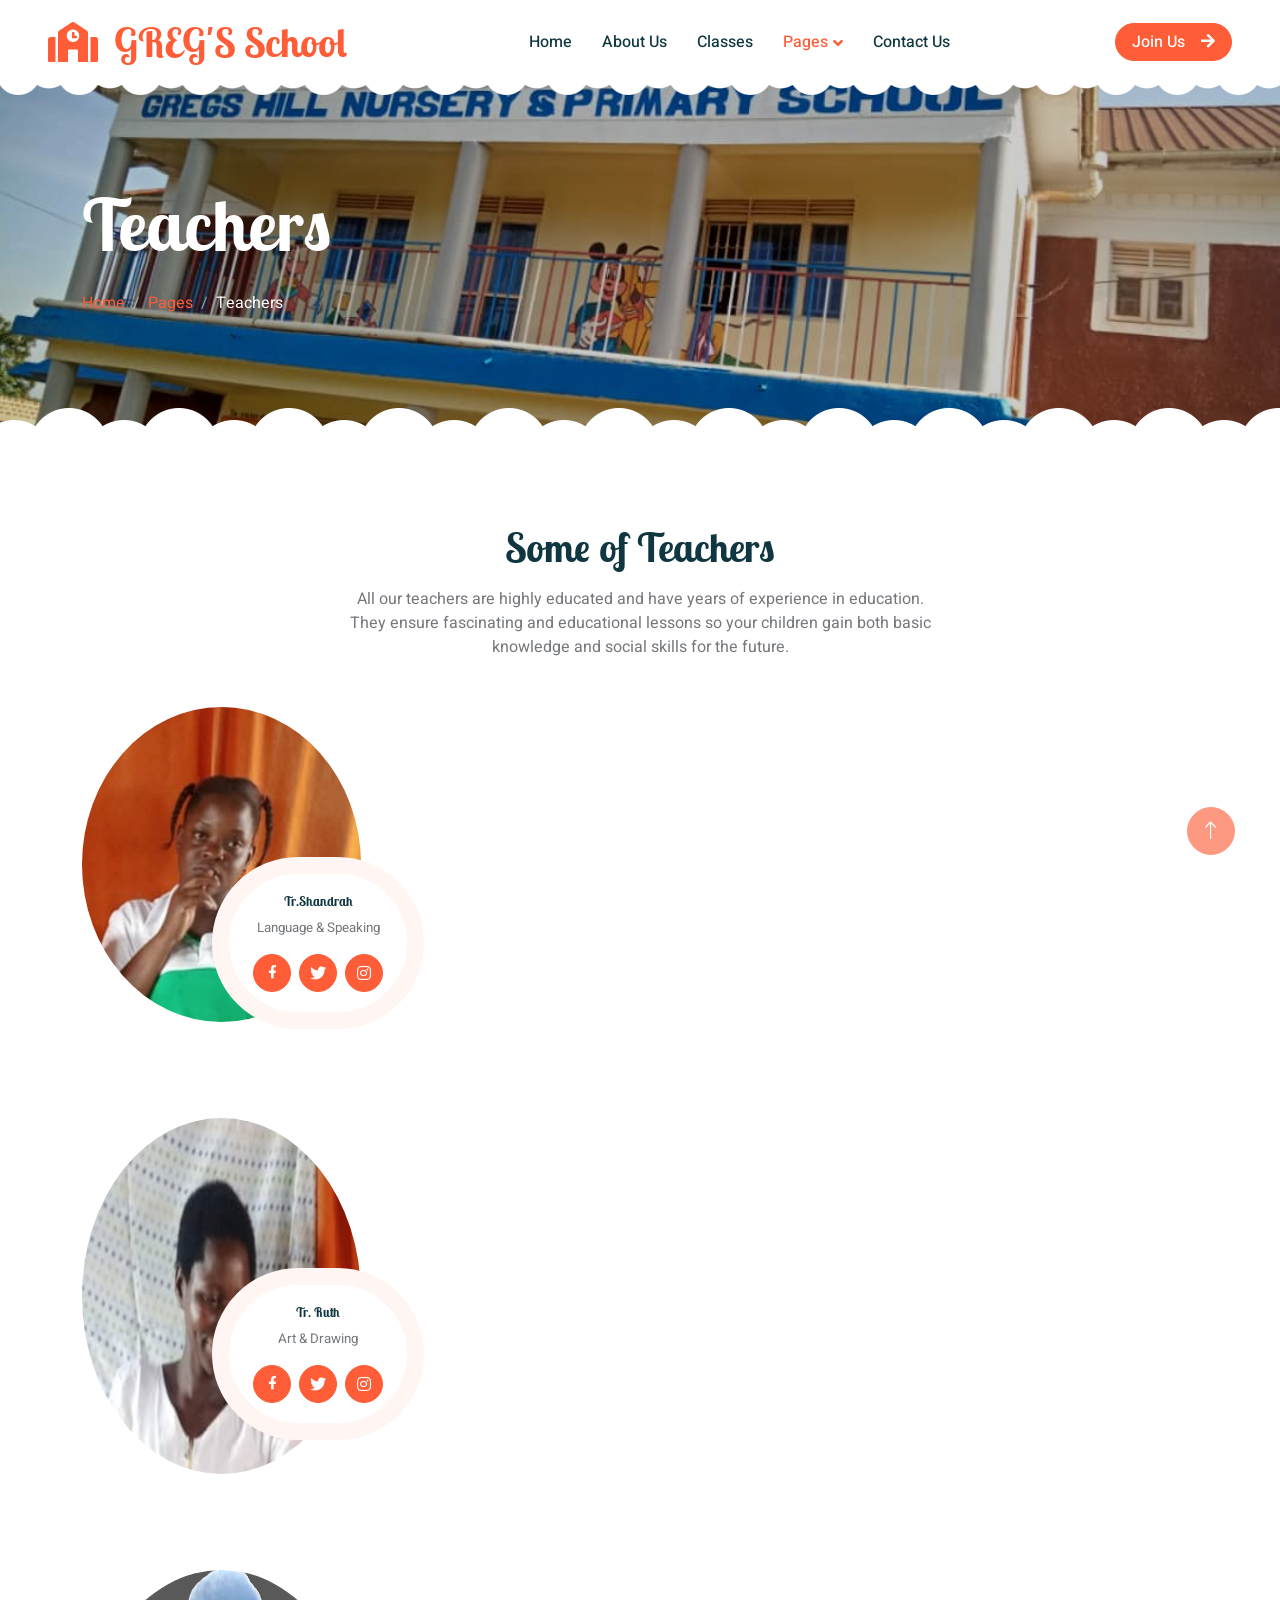
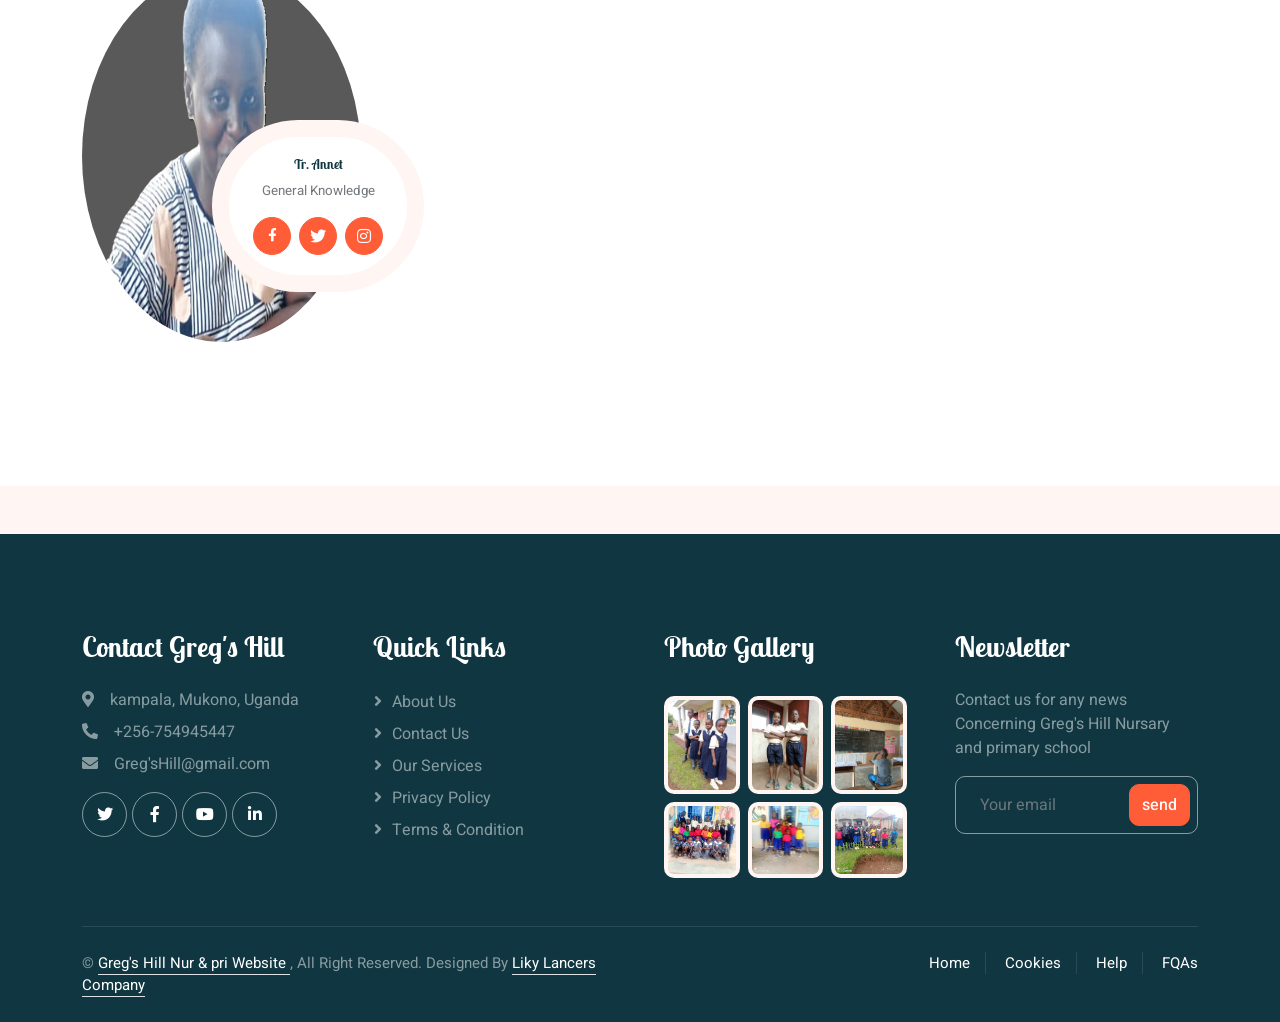
<file: team.html>
<!DOCTYPE html>
<html lang="en">

<head>
    <meta charset="utf-8">
    <title>Greg's Hill Nursary and primary school</title>
    <meta content="width=device-width, initial-scale=1.0" name="viewport">
    <meta content="" name="keywords">
    <meta content="" name="description">

    <!-- Favicon -->
    <link href="img/favicon.ico" rel="icon">

    <!-- Google Web Fonts -->
    <link rel="preconnect" href="https://fonts.googleapis.com">
    <link rel="preconnect" href="https://fonts.gstatic.com" crossorigin>
    <link href="https://fonts.googleapis.com/css2?family=Heebo:wght@400;500;600&family=Inter:wght@600&family=Lobster+Two:wght@700&display=swap" rel="stylesheet">
    
    <!-- Icon Font Stylesheet -->
    <link href="https://cdnjs.cloudflare.com/ajax/libs/font-awesome/5.10.0/css/all.min.css" rel="stylesheet">
    <link href="https://cdn.jsdelivr.net/npm/bootstrap-icons@1.4.1/font/bootstrap-icons.css" rel="stylesheet">

    <!-- Libraries Stylesheet -->
    <link href="lib/animate/animate.min.css" rel="stylesheet">
    <link href="lib/owlcarousel/assets/owl.carousel.min.css" rel="stylesheet">

    <!-- Customized Bootstrap Stylesheet -->
    <link href="css/bootstrap.min.css" rel="stylesheet">

    <!-- Template Stylesheet -->
    <link href="css/style.css" rel="stylesheet">
</head>

<body>
    <div class="container-xxl bg-white p-0">
        <!-- Spinner Start -->
        <div id="spinner" class="show bg-white position-fixed translate-middle w-100 vh-100 top-50 start-50 d-flex align-items-center justify-content-center">
            <div class="spinner-border text-primary" style="width: 3rem; height: 3rem;" role="status">
                <span class="sr-only">Loading...</span>
            </div>
        </div>
        <!-- Spinner End -->


        <!-- Navbar Start -->
        <nav class="navbar navbar-expand-lg bg-white navbar-light sticky-top px-4 px-lg-5 py-lg-0">
            <a href="index.html" class="navbar-brand">
                <h1 class="m-0 text-primary"><i class="fa fa-school school-icon me-3"></i>GREG'S School</h1>
            </a>
            <button type="button" class="navbar-toggler" data-bs-toggle="collapse" data-bs-target="#navbarCollapse">
                <span class="navbar-toggler-icon"></span>
            </button>
            <div class="collapse navbar-collapse" id="navbarCollapse">
                <div class="navbar-nav mx-auto">
                    <a href="index.html" class="nav-item nav-link">Home</a>
                    <a href="about.html" class="nav-item nav-link">About Us</a>
                    <a href="classes.html" class="nav-item nav-link">Classes</a>
                    <div class="nav-item dropdown">
                        <a href="#" class="nav-link dropdown-toggle active" data-bs-toggle="dropdown">Pages</a>
                        <div class="dropdown-menu rounded-0 rounded-bottom border-0 shadow-sm m-0">
                            <a href="facility.html" class="dropdown-item">School Facilities</a>
                            <a href="team.html" class="dropdown-item active">Popular Teachers</a>
                            <a href="call-to-action.html" class="dropdown-item">Become A Teachers</a>
                            <a href="appointment.html" class="dropdown-item">Make Appointment</a>
                            <a href="testimonial.html" class="dropdown-item">Testimonial</a>
                            <a href="404.html" class="dropdown-item">LLC Error</a>
                        </div>
                    </div>
                    <a href="contact.html" class="nav-item nav-link">Contact Us</a>
                </div>
                <a href="" class="btn btn-primary rounded-pill px-3 d-none d-lg-block">Join Us<i class="fa fa-arrow-right ms-3"></i></a>
            </div>
        </nav>
        <!-- Navbar End -->


        <!-- Page Header End -->
        <div class="container-xxl py-5 page-header position-relative mb-5">
            <div class="container py-5">
                <h1 class="display-2 text-white animated slideInDown mb-4">Teachers</h1>
                <nav aria-label="breadcrumb animated slideInDown">
                    <ol class="breadcrumb">
                        <li class="breadcrumb-item"><a href="#">Home</a></li>
                        <li class="breadcrumb-item"><a href="#">Pages</a></li>
                        <li class="breadcrumb-item text-white active" aria-current="page">Teachers</li>
                    </ol>
                </nav>
            </div>
        </div>
        <!-- Page Header End -->


         <!-- Team Start -->
         <div class="container-xxl py-5">
            <div class="container">
                <div class="text-center mx-auto mb-5 wow fadeInUp" data-wow-delay="0.1s" style="max-width: 600px;">
                    <h1 class="mb-3">Some of Teachers</h1>
                    <p>All our teachers are highly educated and have years of experience in education. They ensure fascinating and educational lessons so your children gain both basic knowledge and social skills for the future.</p>
                </div>
               
                    <div class="col-lg-4 col-md-6 wow fadeInUp" data-wow-delay="0.3s">
                        <div class="team-item position-relative">
                            <img class="img-fluid rounded-circle w-75" src="img/Shandrah.jpg" alt="">
                            <div class="team-text" style="margin-left: 200;left: 130px;margin-top: 0px;top: 150px;width: fit-content;height:fit-content;padding: 20px;">
                                <h3 style="font-size: small;">Tr.Shandrah</h3>
                                <p style="font-size: smaller;">Language & Speaking</p>
                                <div class="d-flex align-items-center">
                                    <a class="btn btn-square btn-primary mx-1" href=""><i class="fab fa-facebook-f"style="font-size: smaller;"></i></a>
                                    <a class="btn btn-square btn-primary  mx-1" href=""><i class="fab fa-twitter"></i></a>
                                    <a class="btn btn-square btn-primary  mx-1" href=""><i class="fab fa-instagram"></i></a>
                                </div>
                            </div>
                        </div>
                    </div><br><br><br><br>
                    <!-- <div class="col-lg-4 col-md-6 wow fadeInUp" data-wow-delay="0.3s">
                        <div class="team-item position-relative">
                            <img class="img-fluid rounded-circle w-75" src="img/Shandrah.jpg" alt="">
                            <div class="team-text" style="margin-left: 200;left: 130px;margin-top: 0px;top: 150px;width: fit-content;height:fit-content;padding: 20px;">
                                <h3 style="font-size: small;">Tr.Shandrah</h3>
                                <p style="font-size: smaller;">Language & Speaking</p>
                                <div class="d-flex align-items-center">
                                    <a class="btn btn-square btn-primary mx-1" href=""><i class="fab fa-facebook-f"style="font-size: smaller;"></i></a>
                                    <a class="btn btn-square btn-primary  mx-1" href=""><i class="fab fa-twitter"></i></a>
                                    <a class="btn btn-square btn-primary  mx-1" href=""><i class="fab fa-instagram"></i></a>
                                </div>
                            </div>
                        </div>
                    </div><br><br><br><br> -->

                    <div class="col-lg-4 col-md-6 wow fadeInUp" data-wow-delay="0.3s">
                        <div class="team-item position-relative">
                            <img class="img-fluid rounded-circle w-75" src="img/Ruth.jpg" alt="">
                            <div class="team-text" style="margin-left: 200;left: 130px;margin-top: 0px;top: 150px;width: fit-content;height:fit-content;padding: 20px;">
                                <h3 style="font-size: small;">Tr. Ruth</h3>
                                <p style="font-size: smaller;">Art & Drawing</p>
                                <div class="d-flex align-items-center">
                                    <a class="btn btn-square btn-primary mx-1" href=""><i class="fab fa-facebook-f"style="font-size: smaller;"></i></a>
                                    <a class="btn btn-square btn-primary  mx-1" href=""><i class="fab fa-twitter"></i></a>
                                    <a class="btn btn-square btn-primary  mx-1" href=""><i class="fab fa-instagram"></i></a>
                                </div>
                            </div>
                        </div>
                    </div><br><br><br><br>

                    <div class="col-lg-4 col-md-6 wow fadeInUp" data-wow-delay="0.3s">
                        <div class="team-item position-relative">
                            <img class="img-fluid rounded-circle w-75" src="img/team-3.jpg" alt="">
                            <div class="team-text" style="margin-left: 200;left: 130px;margin-top: 0px;top: 150px;width: fit-content;height:fit-content;padding: 20px;">
                                <h3 style="font-size: small;">Tr. Annet</h3>
                                <p style="font-size: smaller;">General Knowledge</p>
                                <div class="d-flex align-items-center">
                                    <a class="btn btn-square btn-primary mx-1" href=""><i class="fab fa-facebook-f"style="font-size: smaller;"></i></a>
                                    <a class="btn btn-square btn-primary  mx-1" href=""><i class="fab fa-twitter"></i></a>
                                    <a class="btn btn-square btn-primary  mx-1" href=""><i class="fab fa-instagram"></i></a>
                                </div>
                            </div>
                        </div>
                    </div><br><br><br><br>
                    
                </div>
            </div>
        </div>
        <!-- Team End -->


        <!-- Footer Start -->
        <div class="container-fluid bg-dark text-white-50 footer pt-5 mt-5 wow fadeIn" data-wow-delay="0.1s">
            <div class="container py-5">
                <div class="row g-5">
                    <div class="col-lg-3 col-md-6">
                        <h3 class="text-white mb-4">Contact Greg's Hill</h3>
                        <p class="mb-2"><i class="fa fa-map-marker-alt me-3"></i>kampala, Mukono, Uganda</p>
                        <p class="mb-2"><i class="fa fa-phone-alt me-3"></i>+256-754945447</p>
                        <p class="mb-2"><i class="fa fa-envelope me-3"></i>Greg'sHill@gmail.com</p>
                        <div class="d-flex pt-2">
                            <a class="btn btn-outline-light btn-social" href=""><i class="fab fa-twitter"></i></a>
                            <a class="btn btn-outline-light btn-social" href=""><i class="fab fa-facebook-f"></i></a>
                            <a class="btn btn-outline-light btn-social" href=""><i class="fab fa-youtube"></i></a>
                            <a class="btn btn-outline-light btn-social" href=""><i class="fab fa-linkedin-in"></i></a>
                        </div>
                    </div>
                    <div class="col-lg-3 col-md-6">
                        <h3 class="text-white mb-4">Quick Links</h3>
                        <a class="btn btn-link text-white-50" href="">About Us</a>
                        <a class="btn btn-link text-white-50" href="">Contact Us</a>
                        <a class="btn btn-link text-white-50" href="">Our Services</a>
                        <a class="btn btn-link text-white-50" href="">Privacy Policy</a>
                        <a class="btn btn-link text-white-50" href="">Terms & Condition</a>
                    </div>
                    <div class="col-lg-3 col-md-6">
                        <h3 class="text-white mb-4">Photo Gallery</h3>
                        <div class="row g-2 pt-2">
                            <div class="col-4">
                                <img class="img-fluid rounded bg-light p-1" src="/img/gal_pic.jpg" alt="">
                            </div>
                            <div class="col-4">
                                <img class="img-fluid rounded bg-light p-1" src="/img/gall-pic.jpg" alt="">
                            </div>
                            <div class="col-4">
                                <img class="img-fluid rounded bg-light p-1" src="img/std_studyg.jpg" alt="">
                            </div>
                            <div class="col-4">
                                <img class="img-fluid rounded bg-light p-1" src="img/Fot.jpg" alt="">
                            </div>
                            <div class="col-4">
                                <img class="img-fluid rounded bg-light p-1" src="img/foot.jpg" alt="">
                            </div>
                            <div class="col-4">
                                <img class="img-fluid rounded bg-light p-1" src="img/cool.jpg" alt="">
                            </div>
                        </div>
                    </div>
                    <div class="col-lg-3 col-md-6">
                        <h3 class="text-white mb-4">Newsletter</h3>
                        <p>Contact us for any news Concerning Greg's Hill Nursary and primary school</p>
                        <div class="position-relative mx-auto" style="max-width: 400px;">
                            <input class="form-control bg-transparent w-100 py-3 ps-4 pe-5" type="text" placeholder="Your email">
                            <button type="button" class="btn btn-primary py-2 position-absolute top-0 end-0 mt-2 me-2">send</button>
                        </div>
                    </div>
                </div>
            </div>
            <div class="container">
                <div class="copyright">
                    <div class="row">
                        <div class="col-md-6 text-center text-md-start mb-3 mb-md-0">
                            &copy; <a class="border-bottom" href="#">Greg's Hill Nur & pri Website </a>, All Right Reserved. 
							
							<!--/*** This template is free as long as you keep the footer author’s credit link/attribution link/backlink. If you'd like to use the template without the footer author’s credit link/attribution link/backlink, you can purchase the Credit Removal License from "https://htmlcodex.com/credit-removal". Thank you for your support. ***/-->
							Designed By <a class="border-bottom" href="https://htmlcodex.com">Liky Lancers Company</a>
                        </div>
                        <div class="col-md-6 text-center text-md-end">
                            <div class="footer-menu">
                                <a href="">Home</a>
                                <a href="">Cookies</a>
                                <a href="">Help</a>
                                <a href="">FQAs</a>
                            </div>
                        </div>
                    </div>
                </div>
            </div>
        </div>
        <!-- Footer End -->


        <!-- Back to Top -->
        <a href="#" class="btn btn-lg btn-primary btn-lg-square back-to-top"><i class="bi bi-arrow-up"></i></a>
    </div>

    <!-- JavaScript Libraries -->
    <script src="https://code.jquery.com/jquery-3.4.1.min.js"></script>
    <script src="https://cdn.jsdelivr.net/npm/bootstrap@5.0.0/dist/js/bootstrap.bundle.min.js"></script>
    <script src="lib/wow/wow.min.js"></script>
    <script src="lib/easing/easing.min.js"></script>
    <script src="lib/waypoints/waypoints.min.js"></script>
    <script src="lib/owlcarousel/owl.carousel.min.js"></script>

    <!-- Template Javascript -->
    <script src="js/main.js"></script>
</body>

</html>
</file>
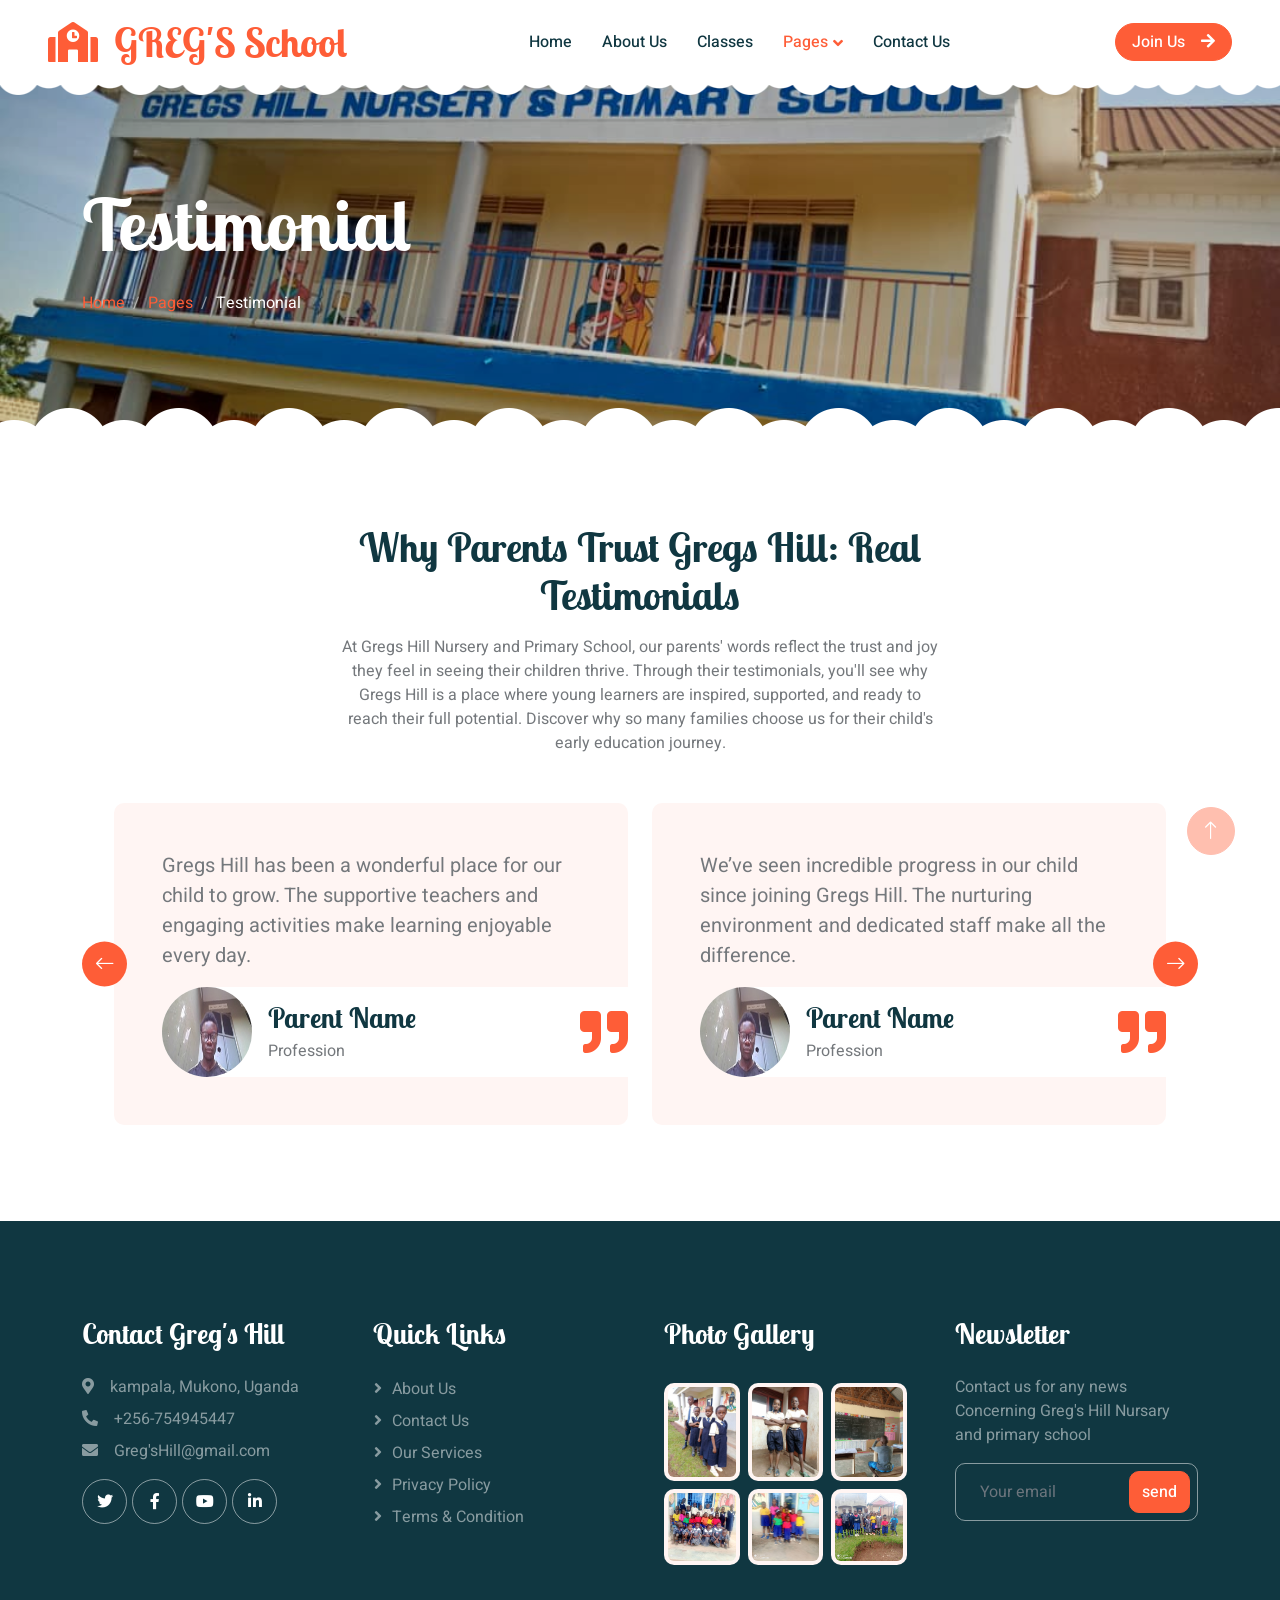
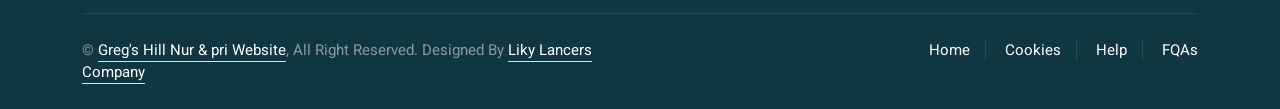
<file: testimonial.html>
<!DOCTYPE html>
<html lang="en">

<head>
    <meta charset="utf-8">
    <title>Greg's Hill Nursary and primary school</title>
    <meta content="width=device-width, initial-scale=1.0" name="viewport">
    <meta content="" name="keywords">
    <meta content="" name="description">

    <!-- Favicon -->
    <link href="img/favicon.ico" rel="icon">

    <!-- Google Web Fonts -->
    <link rel="preconnect" href="https://fonts.googleapis.com">
    <link rel="preconnect" href="https://fonts.gstatic.com" crossorigin>
    <link href="https://fonts.googleapis.com/css2?family=Heebo:wght@400;500;600&family=Inter:wght@600&family=Lobster+Two:wght@700&display=swap" rel="stylesheet">
    
    <!-- Icon Font Stylesheet -->
    <link href="https://cdnjs.cloudflare.com/ajax/libs/font-awesome/5.10.0/css/all.min.css" rel="stylesheet">
    <link href="https://cdn.jsdelivr.net/npm/bootstrap-icons@1.4.1/font/bootstrap-icons.css" rel="stylesheet">

    <!-- Libraries Stylesheet -->
    <link href="lib/animate/animate.min.css" rel="stylesheet">
    <link href="lib/owlcarousel/assets/owl.carousel.min.css" rel="stylesheet">

    <!-- Customized Bootstrap Stylesheet -->
    <link href="css/bootstrap.min.css" rel="stylesheet">

    <!-- Template Stylesheet -->
    <link href="css/style.css" rel="stylesheet">
</head>

<body>
    <div class="container-xxl bg-white p-0">
        <!-- Spinner Start -->
        <div id="spinner" class="show bg-white position-fixed translate-middle w-100 vh-100 top-50 start-50 d-flex align-items-center justify-content-center">
            <div class="spinner-border text-primary" style="width: 3rem; height: 3rem;" role="status">
                <span class="sr-only">Loading...</span>
            </div>
        </div>
        <!-- Spinner End -->


        <!-- Navbar Start -->
        <nav class="navbar navbar-expand-lg bg-white navbar-light sticky-top px-4 px-lg-5 py-lg-0">
            <a href="index.html" class="navbar-brand">
                <h1 class="m-0 text-primary"><i class="fa fa-school school-icon me-3"></i>GREG'S School</h1>
            </a>
            <button type="button" class="navbar-toggler" data-bs-toggle="collapse" data-bs-target="#navbarCollapse">
                <span class="navbar-toggler-icon"></span>
            </button>
            <div class="collapse navbar-collapse" id="navbarCollapse">
                <div class="navbar-nav mx-auto">
                    <a href="index.html" class="nav-item nav-link">Home</a>
                    <a href="about.html" class="nav-item nav-link">About Us</a>
                    <a href="classes.html" class="nav-item nav-link">Classes</a>
                    <div class="nav-item dropdown">
                        <a href="#" class="nav-link dropdown-toggle active" data-bs-toggle="dropdown">Pages</a>
                        <div class="dropdown-menu rounded-0 rounded-bottom border-0 shadow-sm m-0">
                            <a href="facility.html" class="dropdown-item">School Facilities</a>
                            <a href="team.html" class="dropdown-item">Popular Teachers</a>
                            <a href="call-to-action.html" class="dropdown-item">Become A Teachers</a>
                            <a href="appointment.html" class="dropdown-item">Make Appointment</a>
                            <a href="testimonial.html" class="dropdown-item active">Testimonial</a>
                            <a href="404.html" class="dropdown-item">LLC Error</a>
                        </div>
                    </div>
                    <a href="contact.html" class="nav-item nav-link">Contact Us</a>
                </div>
                <a href="" class="btn btn-primary rounded-pill px-3 d-none d-lg-block">Join Us<i class="fa fa-arrow-right ms-3"></i></a>
            </div>
        </nav>
        <!-- Navbar End -->


        <!-- Page Header End -->
        <div class="container-xxl py-5 page-header position-relative mb-5">
            <div class="container py-5">
                <h1 class="display-2 text-white animated slideInDown mb-4">Testimonial</h1>
                <nav aria-label="breadcrumb animated slideInDown">
                    <ol class="breadcrumb">
                        <li class="breadcrumb-item"><a href="#">Home</a></li>
                        <li class="breadcrumb-item"><a href="#">Pages</a></li>
                        <li class="breadcrumb-item text-white active" aria-current="page">Testimonial</li>
                    </ol>
                </nav>
            </div>
        </div>
        <!-- Page Header End -->


        <!-- Testimonial Start -->
        <div class="container-xxl py-5">
            <div class="container">
                <div class="text-center mx-auto mb-5 wow fadeInUp" data-wow-delay="0.1s" style="max-width: 600px;">
                    <h1 class="mb-3">Why Parents Trust Gregs Hill: Real Testimonials</h1>
                    <p>At Gregs Hill Nursery and Primary School, our parents' words reflect the trust and joy they feel in seeing their children thrive. Through their testimonials, you'll see why Gregs Hill is a place where young learners are inspired, supported, and ready to reach their full potential.

                        Discover why so many families choose us for their child's early education journey. </p>
                </div>
                <div class="owl-carousel testimonial-carousel wow fadeInUp" data-wow-delay="0.1s">
                    <div class="testimonial-item bg-light rounded p-5">
                        <p class="fs-5">Gregs Hill has been a wonderful place for our child to grow. The supportive teachers and engaging activities make learning enjoyable every day.</p>
                        <div class="d-flex align-items-center bg-white me-n5" style="border-radius: 50px 0 0 50px;">
                            <img class="img-fluid flex-shrink-0 rounded-circle" src="img/testimonial-1.jpg" style="width: 90px; height: 90px;">
                            <div class="ps-3">
                                <h3 class="mb-1">Parent Name</h3>
                                <span>Profession</span>
                            </div>
                            <i class="fa fa-quote-right fa-3x text-primary ms-auto d-none d-sm-flex"></i>
                        </div>
                    </div>
                    <div class="testimonial-item bg-light rounded p-5">
                        <p class="fs-5">We’ve seen incredible progress in our child since joining Gregs Hill. The nurturing environment and dedicated staff make all the difference.</p>
                        <div class="d-flex align-items-center bg-white me-n5" style="border-radius: 50px 0 0 50px;">
                            <img class="img-fluid flex-shrink-0 rounded-circle" src="img/testimonial-2.jpg" style="width: 90px; height: 90px;">
                            <div class="ps-3">
                                <h3 class="mb-1">Parent Name</h3>
                                <span>Profession</span>
                            </div>
                            <i class="fa fa-quote-right fa-3x text-primary ms-auto d-none d-sm-flex"></i>
                        </div>
                    </div>

                    <div class="testimonial-item bg-light rounded p-5">
                        <p class="fs-5">Gregs Hill offers a safe and stimulating space for young minds. We’re so pleased with the care and attention our child receives.</p>
                        <div class="d-flex align-items-center bg-white me-n5" style="border-radius: 50px 0 0 50px;">
                            <img class="img-fluid flex-shrink-0 rounded-circle" src="img/testimonial-2.jpg" style="width: 90px; height: 90px;">
                            <div class="ps-3">
                                <h3 class="mb-1">Parent Name</h3>
                                <span>Profession</span>
                            </div>
                            <i class="fa fa-quote-right fa-3x text-primary ms-auto d-none d-sm-flex"></i>
                        </div>
                    </div>
                    
                    <div class="testimonial-item bg-light rounded p-5">
                        <p class="fs-5">Our child loves going to Gregs Hill! The school fosters curiosity and confidence, creating a positive learning experience.</p>
                        <div class="d-flex align-items-center bg-white me-n5" style="border-radius: 50px 0 0 50px;">
                            <img class="img-fluid flex-shrink-0 rounded-circle" src="img/testimonial-3.jpg" style="width: 90px; height: 90px;">
                            <div class="ps-3">
                                <h3 class="mb-1">Parent Name</h3>
                                <span>Profession</span>
                            </div>
                            <i class="fa fa-quote-right fa-3x text-primary ms-auto d-none d-sm-flex"></i>
                        </div>
                    </div>
                </div>
            </div>
        </div>
        <!-- Testimonial End -->


        <!-- Footer Start -->
        <div class="container-fluid bg-dark text-white-50 footer pt-5 mt-5 wow fadeIn" data-wow-delay="0.1s">
            <div class="container py-5">
                <div class="row g-5">
                    <div class="col-lg-3 col-md-6">
                        <h3 class="text-white mb-4">Contact Greg's Hill</h3>
                        <p class="mb-2"><i class="fa fa-map-marker-alt me-3"></i>kampala, Mukono, Uganda</p>
                        <p class="mb-2"><i class="fa fa-phone-alt me-3"></i>+256-754945447</p>
                        <p class="mb-2"><i class="fa fa-envelope me-3"></i>Greg'sHill@gmail.com</p>
                        <div class="d-flex pt-2">
                            <a class="btn btn-outline-light btn-social" href=""><i class="fab fa-twitter"></i></a>
                            <a class="btn btn-outline-light btn-social" href=""><i class="fab fa-facebook-f"></i></a>
                            <a class="btn btn-outline-light btn-social" href=""><i class="fab fa-youtube"></i></a>
                            <a class="btn btn-outline-light btn-social" href=""><i class="fab fa-linkedin-in"></i></a>
                        </div>
                    </div>
                    <div class="col-lg-3 col-md-6">
                        <h3 class="text-white mb-4">Quick Links</h3>
                        <a class="btn btn-link text-white-50" href="">About Us</a>
                        <a class="btn btn-link text-white-50" href="">Contact Us</a>
                        <a class="btn btn-link text-white-50" href="">Our Services</a>
                        <a class="btn btn-link text-white-50" href="">Privacy Policy</a>
                        <a class="btn btn-link text-white-50" href="">Terms & Condition</a>
                    </div>
                    <div class="col-lg-3 col-md-6">
                        <h3 class="text-white mb-4">Photo Gallery</h3>
                        <div class="row g-2 pt-2">
                            <div class="col-4">
                                <img class="img-fluid rounded bg-light p-1" src="/img/gal_pic.jpg" alt="">
                            </div>
                            <div class="col-4">
                                <img class="img-fluid rounded bg-light p-1" src="/img/gall-pic.jpg" alt="">
                            </div>
                            <div class="col-4">
                                <img class="img-fluid rounded bg-light p-1" src="img/std_studyg.jpg" alt="">
                            </div>
                            <div class="col-4">
                                <img class="img-fluid rounded bg-light p-1" src="img/Fot.jpg" alt="">
                            </div>
                            <div class="col-4">
                                <img class="img-fluid rounded bg-light p-1" src="img/foot.jpg" alt="">
                            </div>
                            <div class="col-4">
                                <img class="img-fluid rounded bg-light p-1" src="img/cool.jpg" alt="">
                            </div>
                        </div>
                    </div>
                    <div class="col-lg-3 col-md-6">
                        <h3 class="text-white mb-4">Newsletter</h3>
                        <p>Contact us for any news Concerning Greg's Hill Nursary and primary school</p>
                        <div class="position-relative mx-auto" style="max-width: 400px;">
                            <input class="form-control bg-transparent w-100 py-3 ps-4 pe-5" type="text" placeholder="Your email">
                            <button type="button" class="btn btn-primary py-2 position-absolute top-0 end-0 mt-2 me-2">send</button>
                        </div>
                    </div>
                </div>
            </div>
            <div class="container">
                <div class="copyright">
                    <div class="row">
                        <div class="col-md-6 text-center text-md-start mb-3 mb-md-0">
                            &copy; <a class="border-bottom" href="#">Greg's Hill Nur & pri Website</a>, All Right Reserved. 
							
							<!--/*** This template is free as long as you keep the footer author’s credit link/attribution link/backlink. If you'd like to use the template without the footer author’s credit link/attribution link/backlink, you can purchase the Credit Removal License from "https://htmlcodex.com/credit-removal". Thank you for your support. ***/-->
							Designed By <a class="border-bottom" href="https://htmlcodex.com">Liky Lancers Company</a>
                        </div>
                        <div class="col-md-6 text-center text-md-end">
                            <div class="footer-menu">
                                <a href="">Home</a>
                                <a href="">Cookies</a>
                                <a href="">Help</a>
                                <a href="">FQAs</a>
                            </div>
                        </div>
                    </div>
                </div>
            </div>
        </div>
        <!-- Footer End -->


        <!-- Back to Top -->
        <a href="#" class="btn btn-lg btn-primary btn-lg-square back-to-top"><i class="bi bi-arrow-up"></i></a>
    </div>

    <!-- JavaScript Libraries -->
    <script src="https://code.jquery.com/jquery-3.4.1.min.js"></script>
    <script src="https://cdn.jsdelivr.net/npm/bootstrap@5.0.0/dist/js/bootstrap.bundle.min.js"></script>
    <script src="lib/wow/wow.min.js"></script>
    <script src="lib/easing/easing.min.js"></script>
    <script src="lib/waypoints/waypoints.min.js"></script>
    <script src="lib/owlcarousel/owl.carousel.min.js"></script>

    <!-- Template Javascript -->
    <script src="js/main.js"></script>
</body>

</html>
</file>
<file: css/style.css>
/********** Template CSS **********/
:root {
    --primary: #FE5D37;
    --light: #FFF5F3;
    --dark: #103741;
}

.back-to-top {
    position: fixed;
    display: none;
    right: 45px;
    bottom: 45px;
    z-index: 99;
}


/*** Spinner ***/
#spinner {
    opacity: 0;
    visibility: hidden;
    transition: opacity .5s ease-out, visibility 0s linear .5s;
    z-index: 99999;
}

#spinner.show {
    transition: opacity .5s ease-out, visibility 0s linear 0s;
    visibility: visible;
    opacity: 1;
}


/*** Button ***/
.btn {
    font-weight: 500;
    transition: .5s;
}

.btn.btn-primary {
    color: #FFFFFF;
}

.btn-square {
    width: 38px;
    height: 38px;
}

.btn-sm-square {
    width: 32px;
    height: 32px;
}

.btn-lg-square {
    width: 48px;
    height: 48px;
}

.btn-square,
.btn-sm-square,
.btn-lg-square {
    padding: 0;
    display: flex;
    align-items: center;
    justify-content: center;
    font-weight: normal;
    border-radius: 50px;
}


/*** Heading ***/
h1,
h2,
h3,
h4,
.h1,
.h2,
.h3,
.h4,
.display-1,
.display-2,
.display-3,
.display-4,
.display-5,
.display-6 {
    font-family: 'Lobster Two', cursive;
    font-weight: 700;
}

h5,
h6,
.h5,
.h6 {
    font-weight: 600;
}

.font-secondary {
    font-family: 'Lobster Two', cursive;
}


/*** Navbar ***/
.navbar .navbar-nav .nav-link {
    padding: 30px 15px;
    color: var(--dark);
    font-weight: 500;
    outline: none;
}

.navbar .navbar-nav .nav-link:hover,
.navbar .navbar-nav .nav-link.active {
    color: var(--primary);
}

.navbar.sticky-top {
    top: -100px;
    transition: .5s;
}

.navbar .dropdown-toggle::after {
    border: none;
    content: "\f107";
    font-family: "Font Awesome 5 Free";
    font-weight: 900;
    vertical-align: middle;
    margin-left: 5px;
    transition: .5s;
}

.navbar .dropdown-toggle[aria-expanded=true]::after {
    transform: rotate(-180deg);
}

@media (max-width: 991.98px) {
    .navbar .navbar-nav .nav-link  {
        margin-right: 0;
        padding: 10px 0;
    }

    .navbar .navbar-nav {
        margin-top: 15px;
        border-top: 1px solid #EEEEEE;
    }
}

@media (min-width: 992px) {
    .navbar .nav-item .dropdown-menu {
        display: block;
        top: calc(100% - 15px);
        margin-top: 0;
        opacity: 0;
        visibility: hidden;
        transition: .5s;
        
    }

    .navbar .nav-item:hover .dropdown-menu {
        top: 100%;
        visibility: visible;
        transition: .5s;
        opacity: 1;
    }
}


/*** Header ***/
.header-carousel::before,
.header-carousel::after,
.page-header::before,
.page-header::after {
    position: absolute;
    content: "";
    width: 100%;
    height: 10px;
    top: 0;
    left: 0;
    background: url(../img/bg-header-top.png) center center repeat-x;
    z-index: 1;
}

.header-carousel::after,
.page-header::after {
    height: 19px;
    top: auto;
    bottom: 0;
    background: url(../img/bg-header-bottom.png) center center repeat-x;
}

@media (max-width: 768px) {
    .header-carousel .owl-carousel-item {
        position: relative;
        min-height: 500px;
    }
    
    .header-carousel .owl-carousel-item img {
        position: absolute;
        width: 100%;
        height: 100%;
        object-fit: cover;
    }

    .header-carousel .owl-carousel-item p {
        font-size: 16px !important;
        font-weight: 400 !important;
    }

    .header-carousel .owl-carousel-item h1 {
        font-size: 30px;
        font-weight: 600;
    }
}

.header-carousel .owl-nav {
    position: absolute;
    top: 50%;
    right: 8%;
    transform: translateY(-50%);
    display: flex;
    flex-direction: column;
}

.header-carousel .owl-nav .owl-prev,
.header-carousel .owl-nav .owl-next {
    margin: 7px 0;
    width: 45px;
    height: 45px;
    display: flex;
    align-items: center;
    justify-content: center;
    color: #FFFFFF;
    background: transparent;
    border: 1px solid #FFFFFF;
    border-radius: 45px;
    font-size: 22px;
    transition: .5s;
}

.header-carousel .owl-nav .owl-prev:hover,
.header-carousel .owl-nav .owl-next:hover {
    background: var(--primary);
    border-color: var(--primary);
}

.page-header {
    background: linear-gradient(rgba(0, 0, 0, .2), rgba(0, 0, 0, .2)), url(../img/carousel-1.jpg) center center no-repeat;
    background-size: cover;
}

.breadcrumb-item + .breadcrumb-item::before {
    color: rgba(255, 255, 255, .5);
}


/*** Facility ***/
.facility-item .facility-icon {
    position: relative;
    margin: 0 auto;
    width: 100px;
    height: 100px;
    border-radius: 100px;
    display: flex;
    align-items: center;
    justify-content: center;
}

.facility-item .facility-icon::before {
    position: absolute;
    content: "";
    width: 100%;
    height: 100%;
    top: 0;
    left: 0;
    background: rgba(255, 255, 255, .9);
    transition: .5s;
    z-index: 1;
}

.facility-item .facility-icon span {
    position: absolute;
    content: "";
    width: 15px;
    height: 30px;
    top: 0;
    left: 0;
    border-radius: 50%;
}

.facility-item .facility-icon span:last-child {
    left: auto;
    right: 0;
}

.facility-item .facility-icon i {
    position: relative;
    z-index: 2;
}

.facility-item .facility-text {
    position: relative;
    min-height: 250px;
    padding: 30px;
    border-radius: 100%;
    display: flex;
    text-align: center;
    justify-content: center;
    flex-direction: column;
}

.facility-item .facility-text::before {
    position: absolute;
    content: "";
    width: 100%;
    height: 100%;
    top: 0;
    left: 0;
    background: rgba(255, 255, 255, .9);
    transition: .5s;
    z-index: 1;
}

.facility-item .facility-text * {
    position: relative;
    z-index: 2;
}

.facility-item:hover .facility-icon::before,
.facility-item:hover .facility-text::before {
    background: transparent;
}

.facility-item * {
    transition: .5s;
}

.facility-item:hover * {
    color: #FFFFFF !important;
}


/*** About ***/
.about-img img {
    transition: .5s;
}

.about-img img:hover {
    background: var(--primary) !important;
}


/*** Classes ***/
.classes-item {
    transition: .5s;
}

.classes-item:hover {
    margin-top: -10px;
}


/*** Team ***/
.team-item .team-text {
    position: absolute;
    width: 250px;
    height: 250px;
    bottom: 0;
    right: 0;
    display: flex;
    align-items: center;
    justify-content: center;
    flex-direction: column;
    background: #FFFFFF;
    border: 17px solid var(--light);
    border-radius: 250px;
    transition: .5s;
}

.team-item:hover .team-text {
    border-color: var(--primary);
}


/*** Testimonial ***/
.testimonial-carousel {
    padding-left: 1.5rem;
    padding-right: 1.5rem;
}

@media (min-width: 576px) {
    .testimonial-carousel {
        padding-left: 2rem;
        padding-right: 2rem;
    }
}

.testimonial-carousel .testimonial-item .border {
    border: 1px dashed rgba(0, 185, 142, .3) !important;
}

.testimonial-carousel .owl-nav {
    position: absolute;
    width: 100%;
    height: 45px;
    top: 50%;
    left: 0;
    transform: translateY(-50%);
    display: flex;
    justify-content: space-between;
    z-index: 1;
}

.testimonial-carousel .owl-nav .owl-prev,
.testimonial-carousel .owl-nav .owl-next {
    position: relative;
    width: 45px;
    height: 45px;
    display: flex;
    align-items: center;
    justify-content: center;
    color: #FFFFFF;
    background: var(--primary);
    border-radius: 45px;
    font-size: 20px;
    transition: .5s;
}

.testimonial-carousel .owl-nav .owl-prev:hover,
.testimonial-carousel .owl-nav .owl-next:hover {
    background: var(--dark);
}


/*** Footer ***/
.footer .btn.btn-social {
    margin-right: 5px;
    width: 45px;
    height: 45px;
    display: flex;
    align-items: center;
    justify-content: center;
    color: #FFFFFF;
    border: 1px solid rgba(255,255,255,0.5);
    border-radius: 45px;
    transition: .3s;
}

.footer .btn.btn-social:hover {
    border-color: var(--primary);
    background: var(--primary);
}

.footer .btn.btn-link {
    display: block;
    margin-bottom: 5px;
    padding: 0;
    text-align: left;
    font-size: 16px;
    font-weight: normal;
    text-transform: capitalize;
    transition: .3s;
}

.footer .btn.btn-link::before {
    position: relative;
    content: "\f105";
    font-family: "Font Awesome 5 Free";
    font-weight: 900;
    margin-right: 10px;
}

.footer .btn.btn-link:hover {
    color: var(--primary) !important;
    letter-spacing: 1px;
    box-shadow: none;
}

.footer .form-control {
    border-color: rgba(255,255,255,0.5);
}

.footer .copyright {
    padding: 25px 0;
    font-size: 15px;
    border-top: 1px solid rgba(256, 256, 256, .1);
}

.footer .copyright a {
    color: #FFFFFF;
}

.footer .footer-menu a {
    margin-right: 15px;
    padding-right: 15px;
    border-right: 1px solid rgba(255, 255, 255, .1);
}

.footer .copyright a:hover,
.footer .footer-menu a:hover {
    color: var(--primary) !important;
}

.footer .footer-menu a:last-child {
    margin-right: 0;
    padding-right: 0;
    border-right: none;
}
</file>
